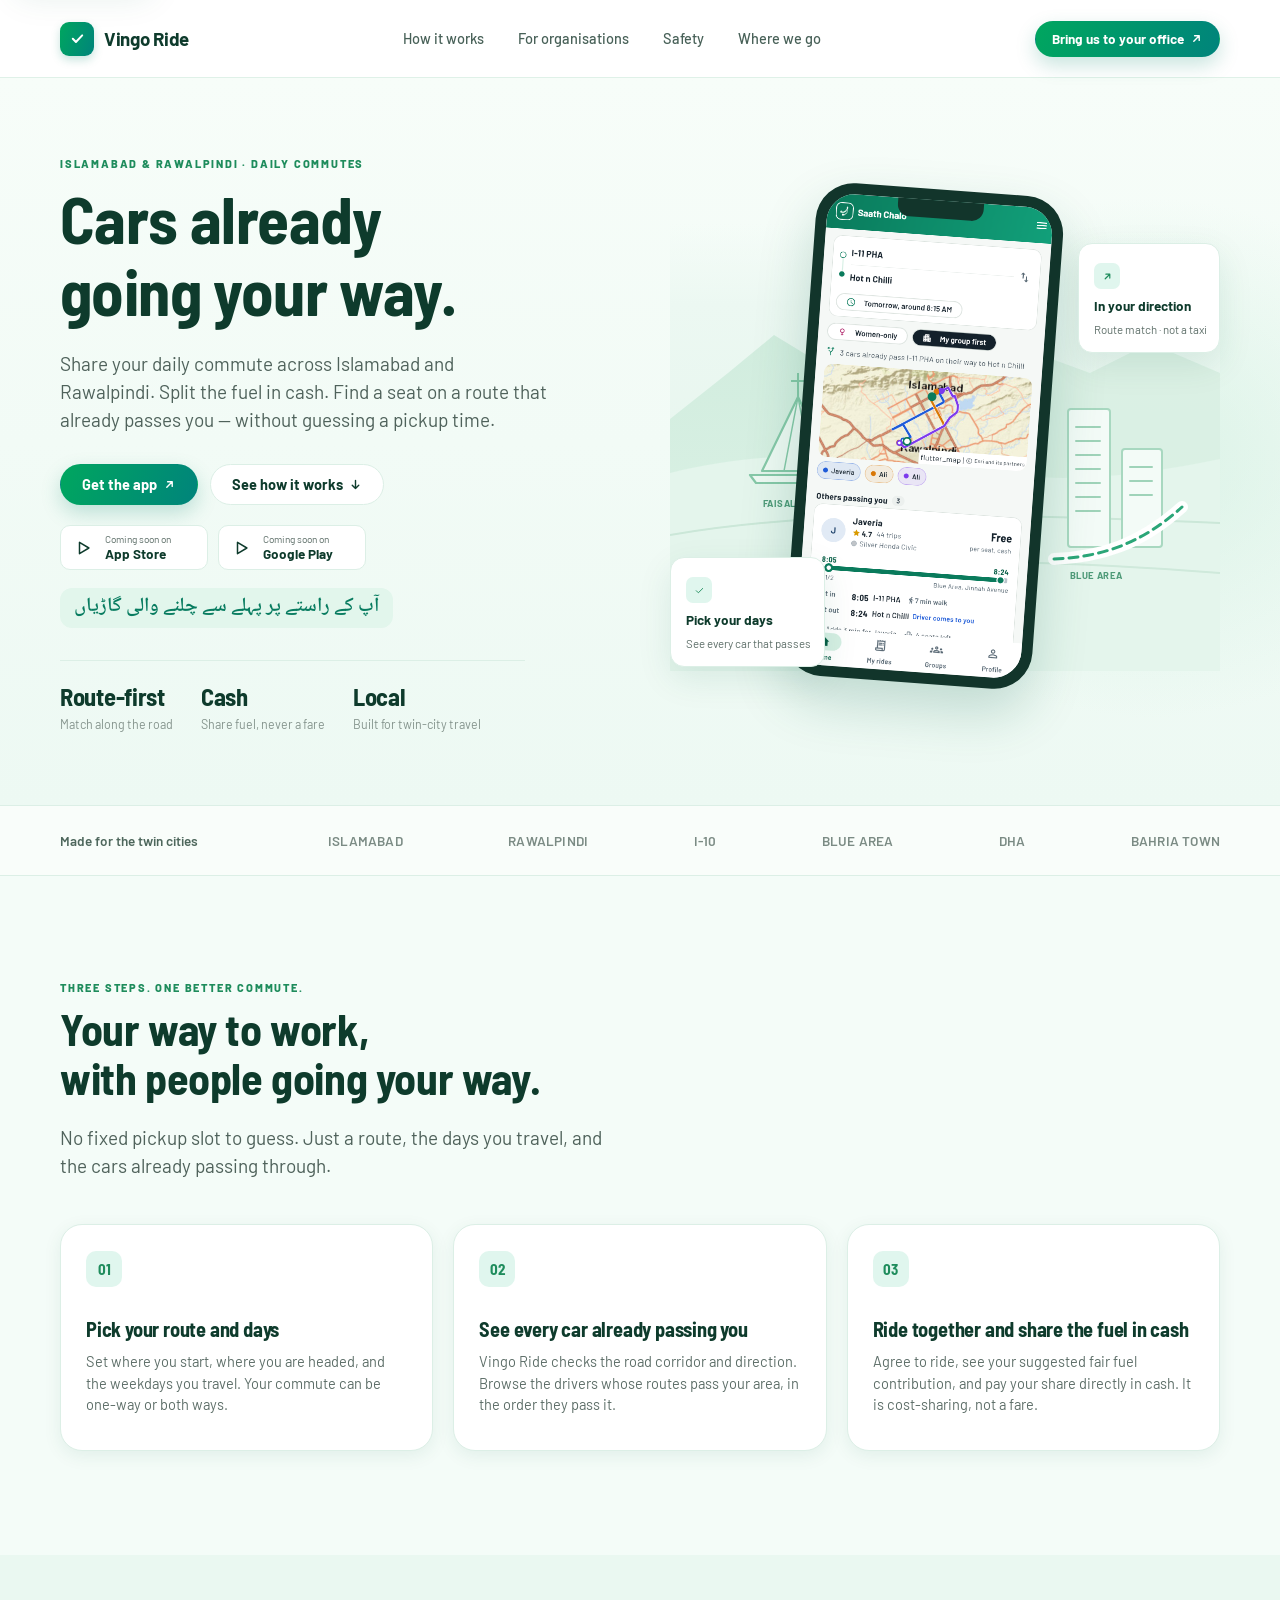
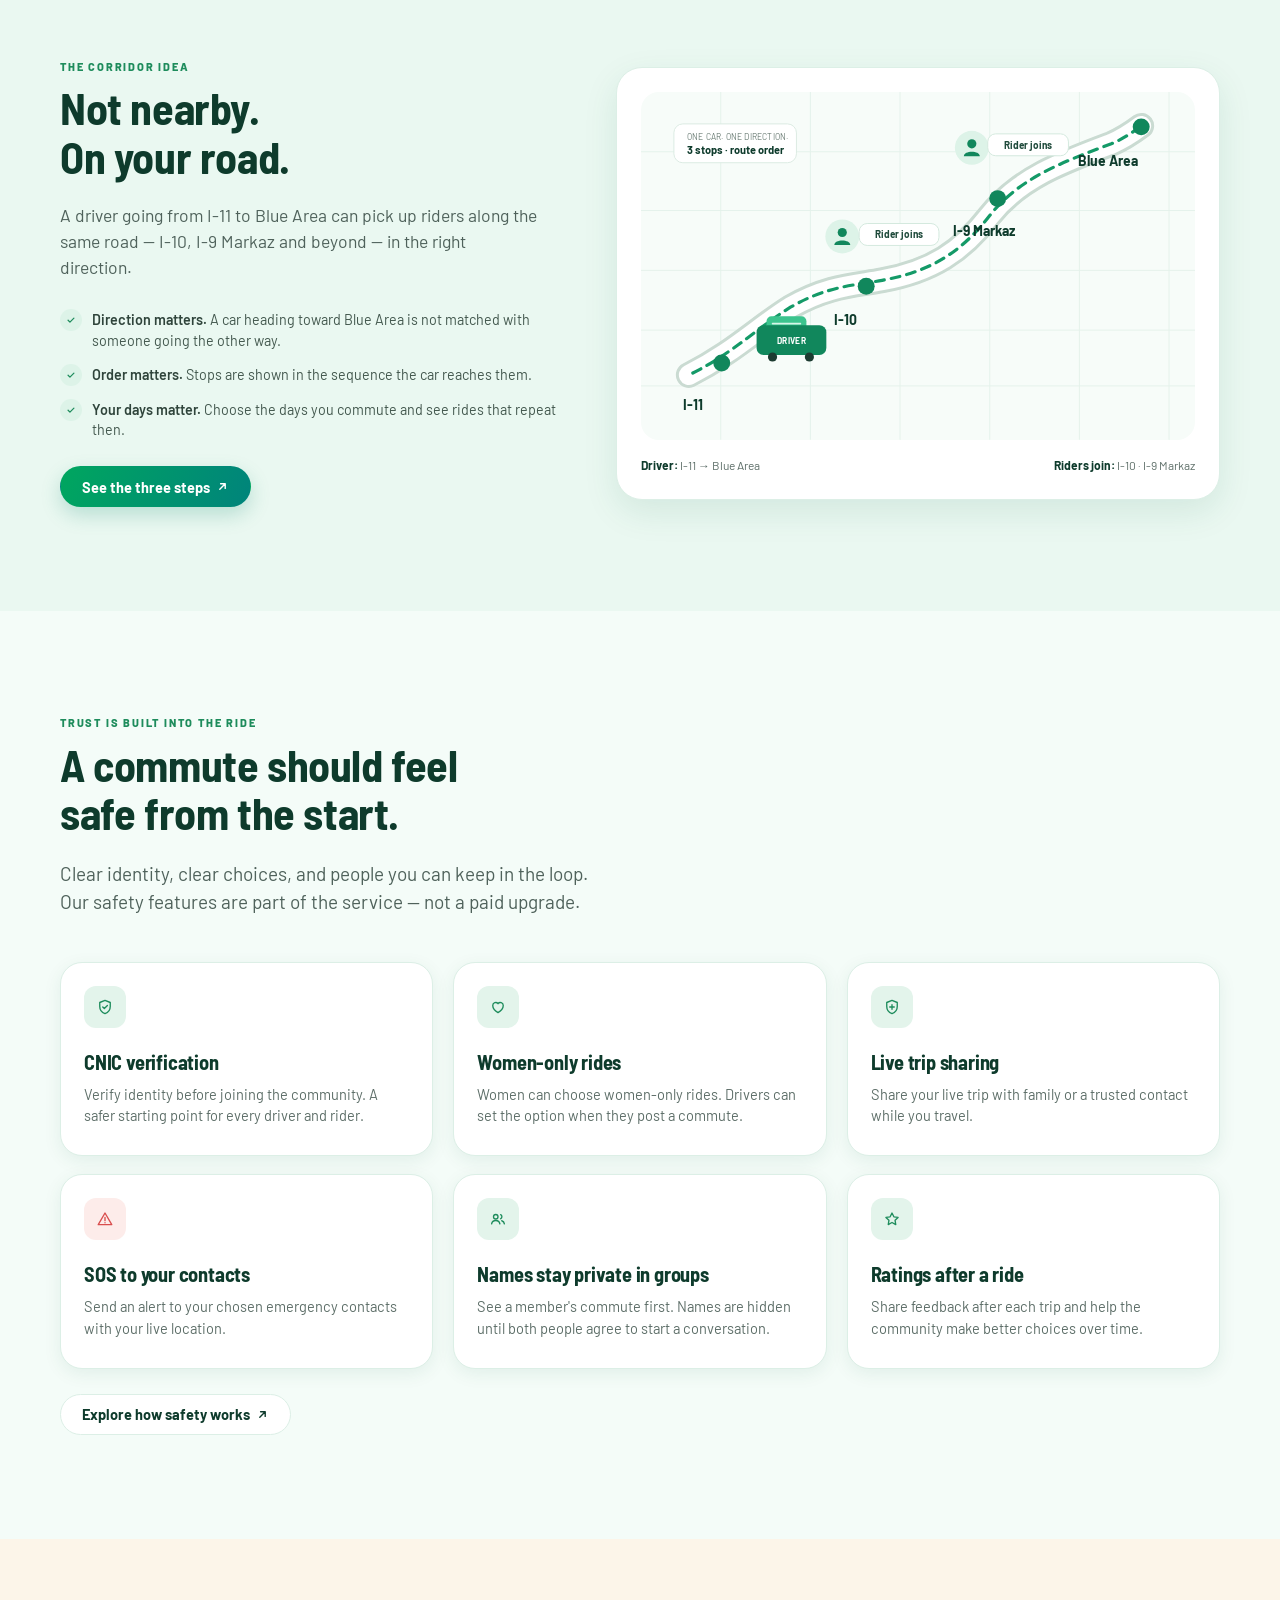
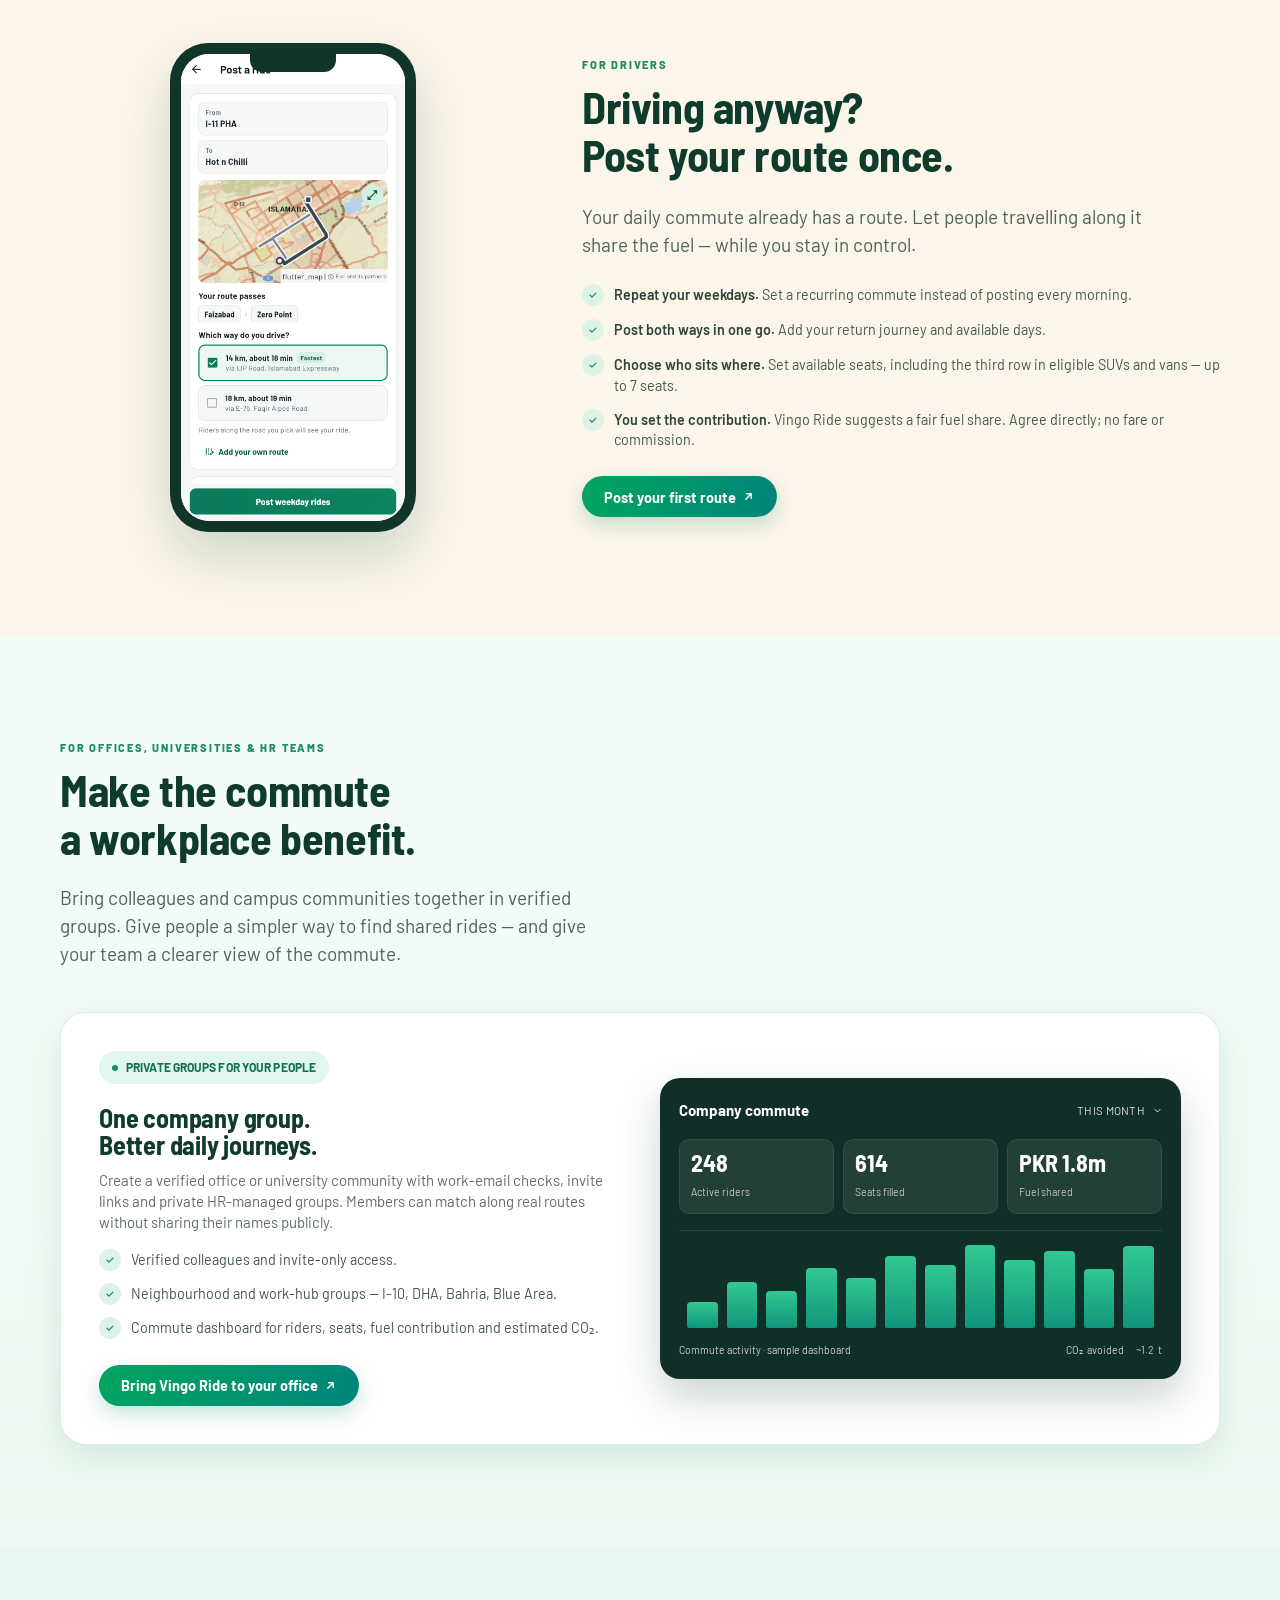
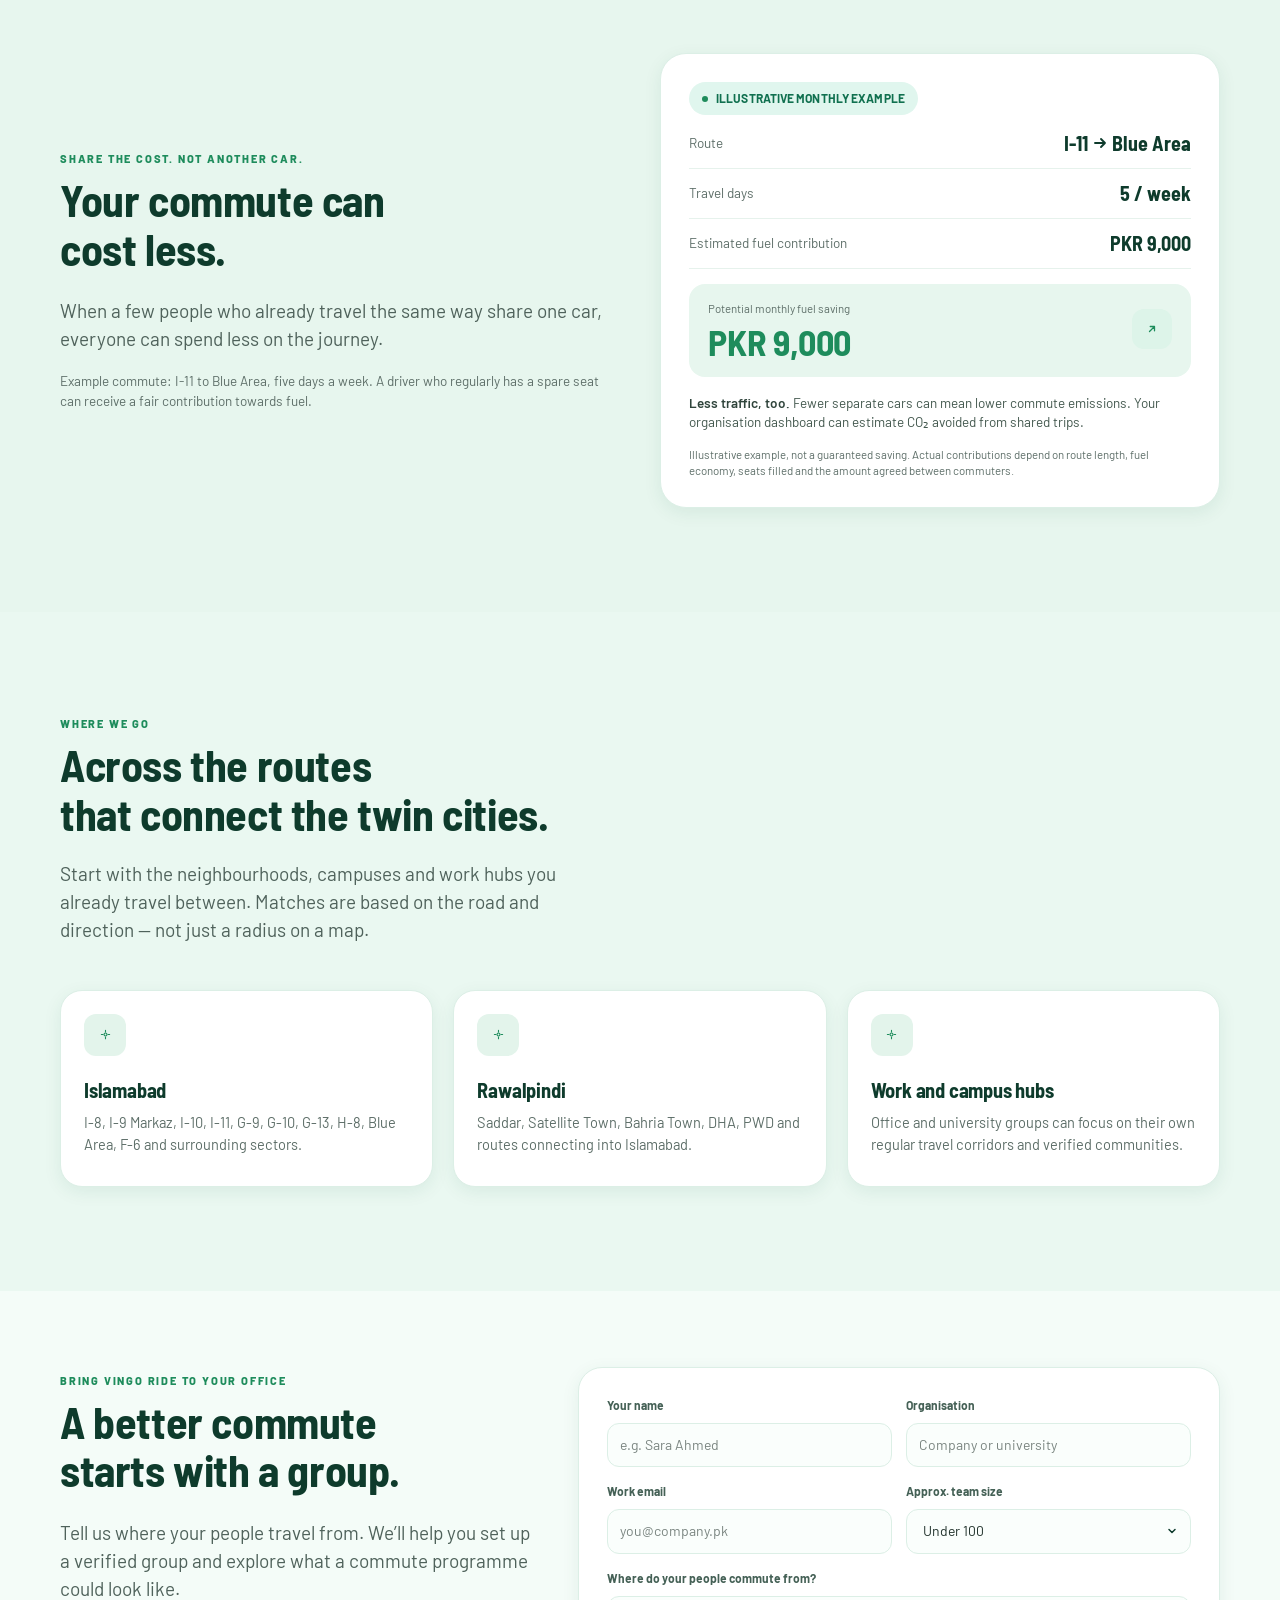
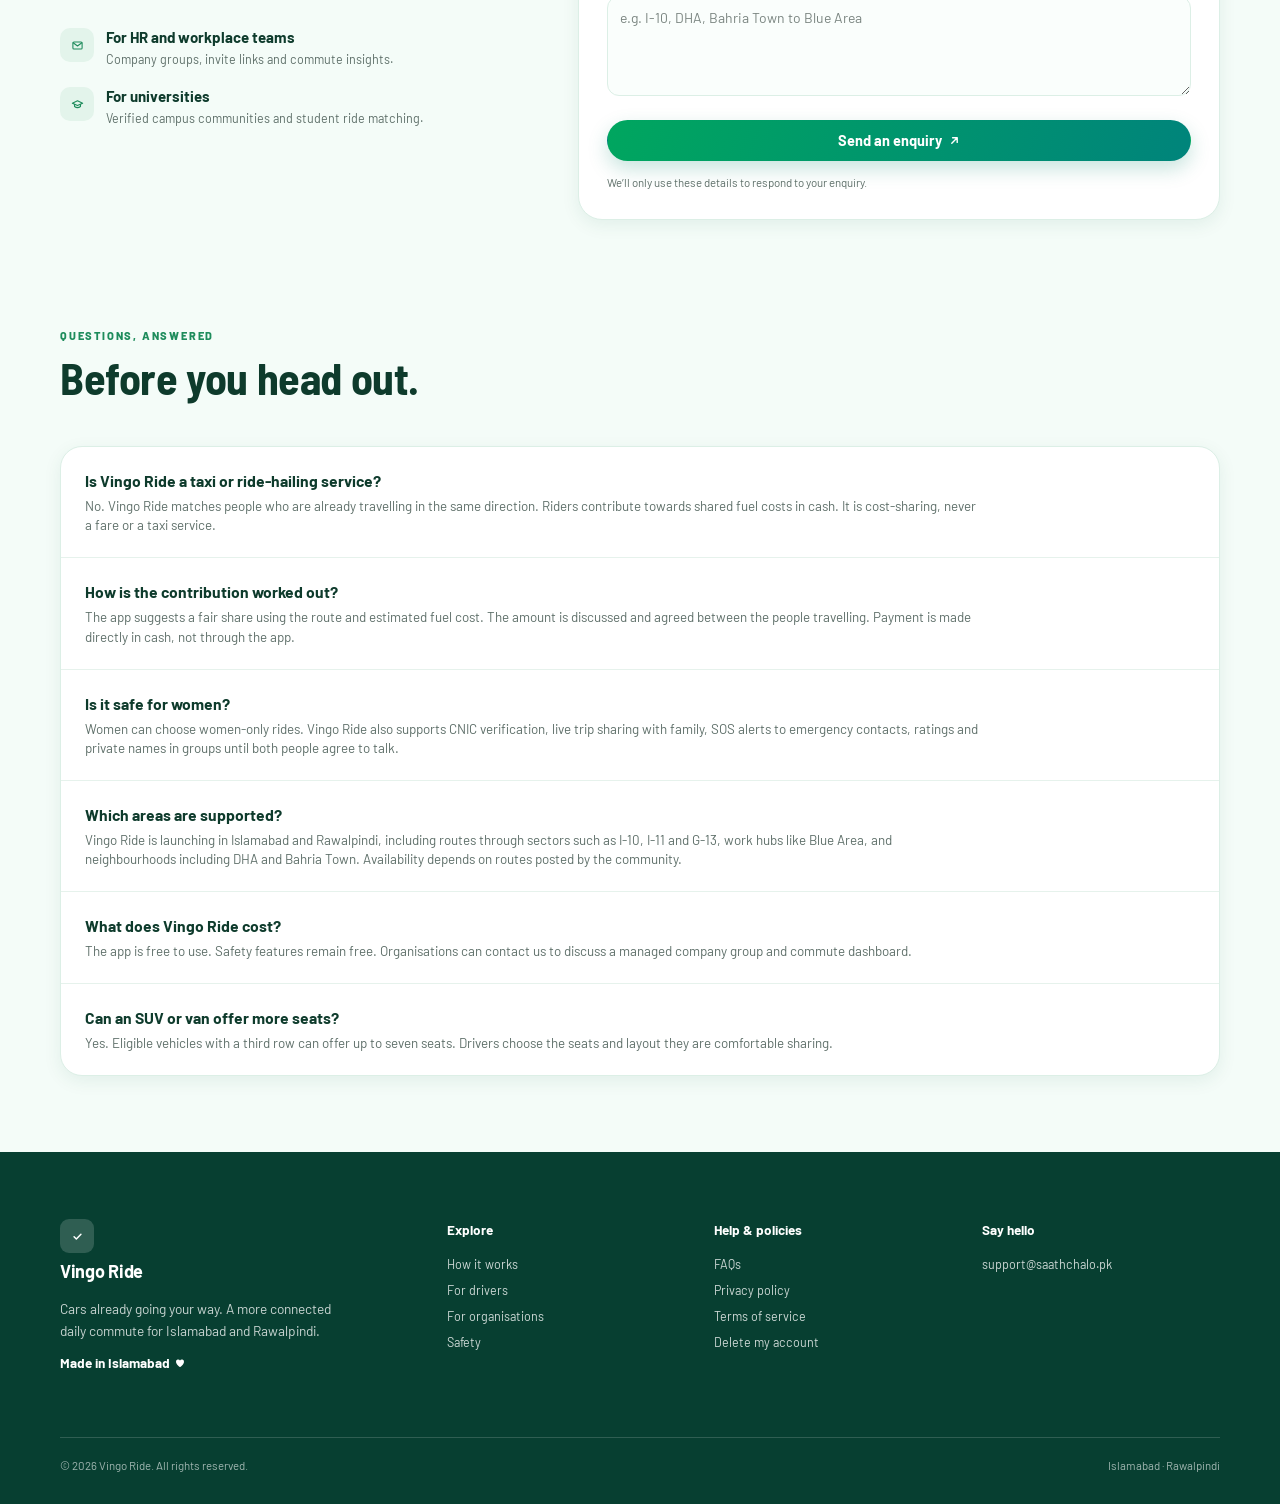
<file: public/index.html>
<!doctype html>
<html lang="en">
<head>
<meta charset="utf-8">
<meta name="viewport" content="width=device-width, initial-scale=1">
<title>Vingo Ride — Cars already going your way | Islamabad &amp; Rawalpindi carpooling</title>
<meta name="description" content="Share your daily commute across Islamabad and Rawalpindi. Route-corridor matching, verified groups, and fuel shared in cash — never a fare.">
<meta name="theme-color" content="#F4FCF8">
<link rel="icon" type="image/png" href="favicon.png">
<link rel="preconnect" href="https://fonts.googleapis.com">
<link rel="preconnect" href="https://fonts.gstatic.com" crossorigin>
<link href="https://fonts.googleapis.com/css2?family=Barlow:wght@400;500;600;700;800&family=Barlow+Semi+Condensed:wght@500;600;700&family=Noto+Naskh+Arabic:wght@600&display=swap" rel="stylesheet">
<link rel="stylesheet" href="css/site.css">
</head>
<body>
<a class="skip-link" href="#main">Skip to content</a>

<svg hidden aria-hidden="true">
  <symbol id="i-brand" viewBox="0 0 24 24"><path d="M4.5 12.5 9.5 17.5 19.5 7" fill="none" stroke="#fff" stroke-width="3.2" stroke-linecap="round" stroke-linejoin="round"/></symbol>
  <symbol id="i-check" viewBox="0 0 24 24"><path d="M5 12.5 9.5 17 19 7.5" fill="none" stroke="currentColor" stroke-width="3" stroke-linecap="round" stroke-linejoin="round"/></symbol>
  <symbol id="i-check-thin" viewBox="0 0 24 24"><path d="M5 12.5 9.5 17 19 7.5" fill="none" stroke="currentColor" stroke-width="2" stroke-linecap="round" stroke-linejoin="round"/></symbol>
  <symbol id="i-arrow-ur" viewBox="0 0 24 24"><path d="M7 17 17 7M8.5 7H17v8.5" fill="none" stroke="currentColor" stroke-width="2.6" stroke-linecap="round" stroke-linejoin="round"/></symbol>
  <symbol id="i-arrow-down" viewBox="0 0 24 24"><path d="M12 4.5v15M6 13.5l6 6 6-6" fill="none" stroke="currentColor" stroke-width="2.6" stroke-linecap="round" stroke-linejoin="round"/></symbol>
  <symbol id="i-arrow-right" viewBox="0 0 24 24"><path d="M4.5 12h15M13.5 6l6 6-6 6" fill="none" stroke="currentColor" stroke-width="2.8" stroke-linecap="round" stroke-linejoin="round"/></symbol>
  <symbol id="i-chevron" viewBox="0 0 24 24"><path d="m5 9 7 7 7-7" fill="none" stroke="currentColor" stroke-width="2.6" stroke-linecap="round" stroke-linejoin="round"/></symbol>
  <symbol id="i-menu" viewBox="0 0 24 24"><path d="M4 7h16M4 12h16M4 17h16" fill="none" stroke="currentColor" stroke-width="2" stroke-linecap="round"/></symbol>
  <symbol id="i-shield-check" viewBox="0 0 24 24"><g fill="none" stroke="currentColor" stroke-width="1.8" stroke-linecap="round" stroke-linejoin="round"><path d="M12 3.2 19 6v5.2c0 4.4-2.9 8-7 9.6-4.1-1.6-7-5.2-7-9.6V6l7-2.8Z"/><path d="m9 12 2.1 2.1L15.2 10"/></g></symbol>
  <symbol id="i-heart" viewBox="0 0 24 24"><path d="M12 19.5s-7-4.3-7-9.6A3.9 3.9 0 0 1 12 7.6a3.9 3.9 0 0 1 7 2.3c0 5.3-7 9.6-7 9.6Z" fill="none" stroke="currentColor" stroke-width="1.8" stroke-linejoin="round"/></symbol>
  <symbol id="i-shield-plus" viewBox="0 0 24 24"><g fill="none" stroke="currentColor" stroke-width="1.8" stroke-linecap="round" stroke-linejoin="round"><path d="M12 3.2 19 6v5.2c0 4.4-2.9 8-7 9.6-4.1-1.6-7-5.2-7-9.6V6l7-2.8Z"/><path d="M12 9v6M9 12h6"/></g></symbol>
  <symbol id="i-alert" viewBox="0 0 24 24"><g fill="none" stroke="currentColor" stroke-width="1.8" stroke-linecap="round" stroke-linejoin="round"><path d="M12 4 21 19.5H3L12 4Z"/><path d="M12 10v4.2M12 17h.01"/></g></symbol>
  <symbol id="i-users" viewBox="0 0 24 24"><g fill="none" stroke="currentColor" stroke-width="1.8" stroke-linecap="round" stroke-linejoin="round"><circle cx="9" cy="9" r="3"/><path d="M3.5 18.5c.5-2.8 2.7-4.5 5.5-4.5s5 1.7 5.5 4.5"/><path d="M15.5 6.3a3 3 0 0 1 0 5.4M17 14.3c2 .5 3.2 2 3.5 4.2"/></g></symbol>
  <symbol id="i-star" viewBox="0 0 24 24"><path d="m12 4 2.5 5.1 5.6.8-4 3.9.9 5.6-5-2.7-5 2.7.9-5.6-4-3.9 5.6-.8L12 4Z" fill="none" stroke="currentColor" stroke-width="1.8" stroke-linejoin="round"/></symbol>
  <symbol id="i-pin" viewBox="0 0 24 24"><g fill="none" stroke="currentColor" stroke-width="2.4" stroke-linecap="round"><circle cx="12" cy="12" r="3.2"/><path d="M12 3v3.5M12 17.5V21M3 12h3.5M17.5 12H21"/></g></symbol>
  <symbol id="i-mail" viewBox="0 0 24 24"><g fill="none" stroke="currentColor" stroke-width="2" stroke-linecap="round" stroke-linejoin="round"><rect x="3.5" y="5.5" width="17" height="13" rx="2"/><path d="m4 7 8 6 8-6"/></g></symbol>
  <symbol id="i-cap" viewBox="0 0 24 24"><g fill="none" stroke="currentColor" stroke-width="2" stroke-linecap="round" stroke-linejoin="round"><path d="M2.5 9.5 12 5l9.5 4.5L12 14 2.5 9.5Z"/><path d="M6.5 11.5v4.3c3.2 2.3 7.8 2.3 11 0v-4.3"/></g></symbol>
  <symbol id="i-heart-fill" viewBox="0 0 24 24"><path d="M12 20s-8-4.8-8-10.7A4.3 4.3 0 0 1 12 7a4.3 4.3 0 0 1 8 2.3C20 15.2 12 20 12 20Z" fill="currentColor"/></symbol>
</svg>

<header class="site-header">
  <div class="container header-row">
    <a class="brand" href="index.html" aria-label="Vingo Ride home">
      <span class="brand-mark"><svg aria-hidden="true"><use href="#i-brand"/></svg></span>
      <span class="brand-name">Vingo Ride</span>
    </a>
    <nav class="nav-links" aria-label="Main">
      <a href="#how" data-requires="home_how_it_works">How it works</a>
      <a href="organisations.html">For organisations</a>
      <a href="safety.html">Safety</a>
      <a href="#areas" data-requires="home_areas">Where we go</a>
    </nav>
    <a class="btn btn-primary header-cta" href="#enquiry" data-requires="home_enquiry" data-fallback="mail">Bring us to your office <svg aria-hidden="true"><use href="#i-arrow-ur"/></svg></a>
    <button class="menu-toggle" type="button" aria-expanded="false" aria-controls="mobile-menu" aria-label="Open menu"><svg aria-hidden="true"><use href="#i-menu"/></svg></button>
  </div>
  <div class="mobile-menu" id="mobile-menu" hidden>
    <div class="container">
      <ul>
        <li><a href="#how" data-requires="home_how_it_works">How it works</a></li>
        <li><a href="organisations.html">For organisations</a></li>
        <li><a href="safety.html">Safety</a></li>
        <li><a href="#areas" data-requires="home_areas">Where we go</a></li>
      </ul>
      <a class="btn btn-primary" href="#enquiry" data-requires="home_enquiry" data-fallback="mail">Bring us to your office <svg aria-hidden="true"><use href="#i-arrow-ur"/></svg></a>
    </div>
  </div>
</header>

<main id="main">

<!-- Hero: always shown -->
<section class="hero home-hero" aria-labelledby="hero-title">
  <div class="container hero-grid">
    <div class="hero-copy">
      <p class="eyebrow">Islamabad &amp; Rawalpindi · Daily commutes</p>
      <h1 class="h1" id="hero-title">Cars already<br>going your way.</h1>
      <p class="lead">Share your daily commute across Islamabad and Rawalpindi. Split the fuel in cash. Find a seat on a route that already passes you — without guessing a pickup time.</p>
      <div class="hero-ctas">
        <a class="btn btn-primary" href="#get-app" data-get-app>Get the app <svg aria-hidden="true"><use href="#i-arrow-ur"/></svg></a>
        <a class="btn btn-secondary" href="#how" data-requires="home_how_it_works">See how it works <svg aria-hidden="true"><use href="#i-arrow-down"/></svg></a>
      </div>
      <div class="store-badges" id="get-app" data-store-badges></div>
      <p class="urdu-line" lang="ur" dir="rtl">آپ کے راستے پر پہلے سے چلنے والی گاڑیاں</p>
      <dl class="proof">
        <div><dt>Route-first</dt><dd>Match along the road</dd></div>
        <div><dt>Cash</dt><dd>Share fuel, never a fare</dd></div>
        <div><dt>Local</dt><dd>Built for twin-city travel</dd></div>
      </dl>
    </div>

    <div class="hero-visual">
      <div class="hero-scene" aria-hidden="true">
        <svg viewBox="0 0 550 448" preserveAspectRatio="xMidYMid slice">
          <defs>
            <linearGradient id="scene-bg" x1="0" y1="0" x2="0" y2="1">
              <stop offset="0" stop-color="#EEF9F3" stop-opacity="0"/>
              <stop offset="0.18" stop-color="#ECF8F2"/>
              <stop offset="1" stop-color="#E2F4EA"/>
            </linearGradient>
            <linearGradient id="hill-a" x1="0" y1="0" x2="0" y2="1">
              <stop offset="0" stop-color="#CDEBDB"/>
              <stop offset="1" stop-color="#DDF2E7"/>
            </linearGradient>
          </defs>
          <rect x="0" y="0" width="550" height="448" fill="url(#scene-bg)"/>
          <!-- Margalla hills -->
          <path d="M0 196 L58 150 L104 112 L150 140 L196 118 L250 160 L300 200 L300 448 L0 448 Z" fill="url(#hill-a)" opacity="0.85"/>
          <path d="M260 200 L360 128 L420 150 L480 120 L550 150 L550 448 L260 448 Z" fill="#D7EFE2" opacity="0.8"/>
          <path d="M0 250 C120 220 220 236 320 250 C410 262 480 250 550 236 L550 448 L0 448 Z" fill="#E4F5EC"/>
          <!-- Faisal Mosque -->
          <g fill="none" stroke="#86C8A8" stroke-width="2.2" stroke-linejoin="round">
            <path d="M128 174 L92 248 L164 248 Z" fill="#EEF9F3"/>
            <path d="M128 174 L114 248 M128 174 L142 248" stroke-width="1.4"/>
            <path d="M128 150 V176 M121 158 H135" stroke-width="2"/>
            <path d="M80 252 H178 L172 260 H86 Z" fill="#EEF9F3"/>
          </g>
          <text x="93" y="284" font-family="Barlow, Arial, sans-serif" font-size="9.5" font-weight="700" letter-spacing="0.4" fill="#4E9A78">FAISAL MOSQUE</text>
          <!-- Roads -->
          <path d="M0 312 C150 286 320 290 550 300" fill="none" stroke="#CBE7D8" stroke-width="2"/>
          <path d="M0 360 C170 330 360 336 550 350" fill="none" stroke="#CFE9DB" stroke-width="2"/>
          <!-- Blue Area towers -->
          <g stroke="#A8D8C0" stroke-width="2" fill="#F3FBF7">
            <rect x="398" y="186" width="42" height="138" rx="3"/>
            <rect x="452" y="226" width="40" height="98" rx="3"/>
          </g>
          <g stroke="#9FD3B9" stroke-width="2" stroke-linecap="round">
            <path d="M406 204 H430 M406 218 H430 M406 232 H430 M406 246 H430 M406 260 H430 M406 274 H430 M406 288 H430"/>
            <path d="M460 244 H482 M460 258 H482 M460 272 H482"/>
          </g>
          <!-- Route into Blue Area -->
          <path d="M384 336 C430 334 470 322 512 284" fill="none" stroke="#FFFFFF" stroke-width="12" stroke-linecap="round"/>
          <path d="M384 336 C430 334 470 322 512 284" fill="none" stroke="#2BA678" stroke-width="3" stroke-dasharray="9 6" stroke-linecap="round"/>
          <text x="400" y="356" font-family="Barlow, Arial, sans-serif" font-size="9.5" font-weight="700" letter-spacing="0.4" fill="#4E9A78">BLUE AREA</text>
        </svg>
      </div>

      <div class="hero-phone">
        <div class="phone">
          <div class="phone-screen"><img src="assets/screens/route-map.png" width="824" height="1720" alt="The Vingo Ride app's search results: three cars already pass I-11 PHA on their way to the destination, drawn as colour-coded routes on a map of Islamabad and Rawalpindi"></div>
        </div>
      </div>

      <div class="float-card fc-direction">
        <span class="fc-icon" aria-hidden="true"><svg><use href="#i-arrow-ur"/></svg></span>
        <strong>In your direction</strong>
        <span>Route match · not a taxi</span>
      </div>
      <div class="float-card fc-days">
        <span class="fc-icon" aria-hidden="true"><svg><use href="#i-check-thin"/></svg></span>
        <strong>Pick your days</strong>
        <span>See every car that passes</span>
      </div>
    </div>
  </div>
</section>

<!-- home_twin_city -->
<section class="city-strip" id="cities" data-section="home_twin_city" aria-label="Made for the twin cities">
  <div class="container">
    <p class="strip-label">Made for the twin cities</p>
    <ul>
      <li>Islamabad</li><li>Rawalpindi</li><li>I-10</li><li>Blue Area</li><li>DHA</li><li>Bahria Town</li>
    </ul>
  </div>
</section>

<!-- home_how_it_works -->
<section class="section bg-base how" id="how" data-section="home_how_it_works" aria-labelledby="how-title">
  <div class="container">
    <div class="section-head">
      <p class="eyebrow">Three steps. One better commute.</p>
      <h2 class="h2" id="how-title">Your way to work,<br>with people going your way.</h2>
      <p class="lead">No fixed pickup slot to guess. Just a route, the days you travel, and the cars already passing through.</p>
    </div>
    <ol class="grid-3">
      <li class="card step-card">
        <span class="num-badge" aria-hidden="true">01</span>
        <h3 class="card-title">Pick your route and days</h3>
        <p>Set where you start, where you are headed, and the weekdays you travel. Your commute can be one-way or both ways.</p>
      </li>
      <li class="card step-card">
        <span class="num-badge" aria-hidden="true">02</span>
        <h3 class="card-title">See every car already passing you</h3>
        <p>Vingo Ride checks the road corridor and direction. Browse the drivers whose routes pass your area, in the order they pass it.</p>
      </li>
      <li class="card step-card">
        <span class="num-badge" aria-hidden="true">03</span>
        <h3 class="card-title">Ride together and share the fuel in cash</h3>
        <p>Agree to ride, see your suggested fair fuel contribution, and pay your share directly in cash. It is cost-sharing, not a fare.</p>
      </li>
    </ol>
  </div>
</section>

<!-- home_corridor -->
<section class="section bg-tint corridor" id="corridor" data-section="home_corridor" aria-labelledby="corridor-title">
  <div class="container split">
    <div>
      <p class="eyebrow">The corridor idea</p>
      <h2 class="h2" id="corridor-title">Not nearby.<br>On your road.</h2>
      <p class="lead">A driver going from I-11 to Blue Area can pick up riders along the same road — I-10, I-9 Markaz and beyond — in the right direction.</p>
      <ul class="check-list">
        <li><span class="check-dot" aria-hidden="true"><svg><use href="#i-check"/></svg></span><span><b>Direction matters.</b> A car heading toward Blue Area is not matched with someone going the other way.</span></li>
        <li><span class="check-dot" aria-hidden="true"><svg><use href="#i-check"/></svg></span><span><b>Order matters.</b> Stops are shown in the sequence the car reaches them.</span></li>
        <li><span class="check-dot" aria-hidden="true"><svg><use href="#i-check"/></svg></span><span><b>Your days matter.</b> Choose the days you commute and see rides that repeat then.</span></li>
      </ul>
      <a class="btn btn-primary" href="#how" data-requires="home_how_it_works">See the three steps <svg aria-hidden="true"><use href="#i-arrow-ur"/></svg></a>
    </div>

    <figure class="card corridor-card">
      <div class="corridor-map">
        <svg viewBox="0 0 556 349" role="img" aria-labelledby="corridor-svg-title corridor-svg-desc">
          <title id="corridor-svg-title">One road, one direction: I-11 to Blue Area</title>
          <desc id="corridor-svg-desc">A driver's route runs from I-11 through I-10 and I-9 Markaz to Blue Area. Riders join at I-10 and I-9 Markaz, in the order the car reaches them.</desc>
          <g stroke="#E5F2EB" stroke-width="1">
            <path d="M80 0V349M170 0V349M260 0V349M350 0V349M440 0V349M530 0V349"/>
            <path d="M0 60H556M0 119H556M0 179H556M0 239H556M0 295H556"/>
          </g>
          <path id="corridor-road" d="M48 284 C92 262 118 236 150 216 C188 194 216 194 242 189 C292 180 322 160 350 124 C380 86 424 70 472 52 C486 46 494 40 502 34" fill="none" stroke="#CADBD2" stroke-width="26" stroke-linecap="round"/>
          <path d="M48 284 C92 262 118 236 150 216 C188 194 216 194 242 189 C292 180 322 160 350 124 C380 86 424 70 472 52 C486 46 494 40 502 34" fill="none" stroke="#FFFFFF" stroke-width="20" stroke-linecap="round"/>
          <path d="M52 282 C92 262 118 236 150 216 C188 194 216 194 242 189 C292 180 322 160 350 124 C380 86 424 70 472 52 C486 46 494 40 502 34" fill="none" stroke="#159A68" stroke-width="3.2" stroke-dasharray="9 7" stroke-linecap="round"/>
          <g fill="#11875C">
            <circle cx="81" cy="272" r="8.5"/>
            <circle cx="226" cy="195" r="8.5"/>
            <circle cx="358" cy="107" r="8.5"/>
            <circle cx="502" cy="35" r="8.5"/>
          </g>
          <!-- driver car -->
          <g transform="translate(116 225)">
            <rect x="10" y="0" width="40" height="15" rx="5" fill="#3CC48E"/>
            <rect x="0" y="9" width="70" height="30" rx="7" fill="#11875C"/>
            <path d="M16 7.5 H44" stroke="#D8F5E8" stroke-width="1.6" stroke-linecap="round"/>
            <circle cx="16" cy="41" r="4.6" fill="#1D3B31"/>
            <circle cx="53" cy="41" r="4.6" fill="#1D3B31"/>
            <text x="35" y="28" text-anchor="middle" font-family="Barlow, Arial, sans-serif" font-size="8.5" font-weight="700" fill="#FFFFFF" letter-spacing="0.3">DRIVER</text>
          </g>
          <!-- rider 1 joins at I-10 -->
          <g transform="translate(202 145)">
            <circle r="17" fill="#DDF3E8"/>
            <circle cy="-4" r="4.6" fill="#11875C"/>
            <path d="M-8 8.5 C-8 2.5 8 2.5 8 8.5 Z" fill="#11875C"/>
          </g>
          <rect x="219" y="132" width="80" height="22" rx="8" fill="#FFFFFF" stroke="#D4E9DE"/>
          <text x="259" y="147" text-anchor="middle" font-family="Barlow, Arial, sans-serif" font-size="10" font-weight="700" fill="#1F4A3B">Rider joins</text>
          <!-- rider 2 joins at I-9 Markaz -->
          <g transform="translate(332 56)">
            <circle r="17" fill="#DDF3E8"/>
            <circle cy="-4" r="4.6" fill="#11875C"/>
            <path d="M-8 8.5 C-8 2.5 8 2.5 8 8.5 Z" fill="#11875C"/>
          </g>
          <rect x="348" y="42" width="81" height="22" rx="8" fill="#FFFFFF" stroke="#D4E9DE"/>
          <text x="388" y="57" text-anchor="middle" font-family="Barlow, Arial, sans-serif" font-size="10" font-weight="700" fill="#1F4A3B">Rider joins</text>
          <!-- labels -->
          <g font-family="Barlow, Arial, sans-serif" font-weight="700" fill="#0E3B2C" font-size="14">
            <text x="42" y="319">I-11</text>
            <text x="194" y="234">I-10</text>
            <text x="313" y="145">I-9 Markaz</text>
            <text x="439" y="74">Blue Area</text>
          </g>
          <!-- one car, one direction -->
          <rect x="33" y="32" width="123" height="39" rx="9" fill="#FFFFFF" stroke="#DCEBE3"/>
          <text x="46" y="48" font-family="Barlow, Arial, sans-serif" font-size="8.5" fill="#6A7C74" letter-spacing="0.2">ONE CAR. ONE DIRECTION.</text>
          <text x="46" y="62" font-family="Barlow, Arial, sans-serif" font-size="11" font-weight="700" fill="#0E3B2C">3 stops · route order</text>
        </svg>
      </div>
      <figcaption class="corridor-legend">
        <span><b>Driver:</b> I-11 → Blue Area</span>
        <span><b>Riders join:</b> I-10 · I-9 Markaz</span>
      </figcaption>
    </figure>
  </div>
</section>

<!-- home_safety -->
<section class="section bg-base home-safety" id="safety" data-section="home_safety" aria-labelledby="safety-title">
  <div class="container">
    <div class="section-head">
      <p class="eyebrow">Trust is built into the ride</p>
      <h2 class="h2" id="safety-title">A commute should feel<br>safe from the start.</h2>
      <p class="lead">Clear identity, clear choices, and people you can keep in the loop. Our safety features are part of the service — not a paid upgrade.</p>
    </div>
    <ul class="grid-3">
      <li class="card feature-card">
        <span class="icon-bubble" aria-hidden="true"><svg><use href="#i-shield-check"/></svg></span>
        <h3 class="card-title">CNIC verification</h3>
        <p>Verify identity before joining the community. A safer starting point for every driver and rider.</p>
      </li>
      <li class="card feature-card">
        <span class="icon-bubble" aria-hidden="true"><svg><use href="#i-heart"/></svg></span>
        <h3 class="card-title">Women-only rides</h3>
        <p>Women can choose women-only rides. Drivers can set the option when they post a commute.</p>
      </li>
      <li class="card feature-card">
        <span class="icon-bubble" aria-hidden="true"><svg><use href="#i-shield-plus"/></svg></span>
        <h3 class="card-title">Live trip sharing</h3>
        <p>Share your live trip with family or a trusted contact while you travel.</p>
      </li>
      <li class="card feature-card">
        <span class="icon-bubble sos" aria-hidden="true"><svg><use href="#i-alert"/></svg></span>
        <h3 class="card-title">SOS to your contacts</h3>
        <p>Send an alert to your chosen emergency contacts with your live location.</p>
      </li>
      <li class="card feature-card">
        <span class="icon-bubble" aria-hidden="true"><svg><use href="#i-users"/></svg></span>
        <h3 class="card-title">Names stay private in groups</h3>
        <p>See a member's commute first. Names are hidden until both people agree to start a conversation.</p>
      </li>
      <li class="card feature-card">
        <span class="icon-bubble" aria-hidden="true"><svg><use href="#i-star"/></svg></span>
        <h3 class="card-title">Ratings after a ride</h3>
        <p>Share feedback after each trip and help the community make better choices over time.</p>
      </li>
    </ul>
    <div class="after-grid">
      <a class="btn btn-secondary" href="safety.html">Explore how safety works <svg aria-hidden="true"><use href="#i-arrow-ur"/></svg></a>
    </div>
  </div>
</section>

<!-- home_drivers -->
<section class="section bg-cream drivers" id="drivers" data-section="home_drivers" aria-labelledby="drivers-title">
  <div class="container split">
    <div class="phone-wrap">
      <div class="phone">
        <div class="phone-screen"><img src="assets/screens/post-ride.png" width="824" height="1720" alt="The Vingo Ride app's Post a ride screen: from I-11 PHA, a map of the route, the roads it passes, a choice between two real routes, and a Post weekday rides button"></div>
      </div>
    </div>
    <div>
      <p class="eyebrow">For drivers</p>
      <h2 class="h2" id="drivers-title">Driving anyway?<br>Post your route once.</h2>
      <p class="lead">Your daily commute already has a route. Let people travelling along it share the fuel — while you stay in control.</p>
      <ul class="check-list">
        <li><span class="check-dot" aria-hidden="true"><svg><use href="#i-check"/></svg></span><span><b>Repeat your weekdays.</b> Set a recurring commute instead of posting every morning.</span></li>
        <li><span class="check-dot" aria-hidden="true"><svg><use href="#i-check"/></svg></span><span><b>Post both ways in one go.</b> Add your return journey and available days.</span></li>
        <li><span class="check-dot" aria-hidden="true"><svg><use href="#i-check"/></svg></span><span><b>Choose who sits where.</b> Set available seats, including the third row in eligible SUVs and vans — up to 7 seats.</span></li>
        <li><span class="check-dot" aria-hidden="true"><svg><use href="#i-check"/></svg></span><span><b>You set the contribution.</b> Vingo Ride suggests a fair fuel share. Agree directly; no fare or commission.</span></li>
      </ul>
      <a class="btn btn-primary" href="#get-app" data-get-app>Post your first route <svg aria-hidden="true"><use href="#i-arrow-ur"/></svg></a>
    </div>
  </div>
</section>

<!-- home_organisations -->
<section class="section bg-org org-teaser" id="organisations" data-section="home_organisations" aria-labelledby="org-title">
  <div class="container">
    <div class="section-head">
      <p class="eyebrow">For offices, universities &amp; HR teams</p>
      <h2 class="h2" id="org-title">Make the commute<br>a workplace benefit.</h2>
      <p class="lead">Bring colleagues and campus communities together in verified groups. Give people a simpler way to find shared rides — and give your team a clearer view of the commute.</p>
    </div>
    <div class="card org-panel">
      <div>
        <p class="tag-pill">Private groups for your people</p>
        <h3 class="h3">One company group.<br>Better daily journeys.</h3>
        <p class="body-copy">Create a verified office or university community with work-email checks, invite links and private HR-managed groups. Members can match along real routes without sharing their names publicly.</p>
        <ul class="check-list">
          <li><span class="check-dot" aria-hidden="true"><svg><use href="#i-check"/></svg></span><span>Verified colleagues and invite-only access.</span></li>
          <li><span class="check-dot" aria-hidden="true"><svg><use href="#i-check"/></svg></span><span>Neighbourhood and work-hub groups — I-10, DHA, Bahria, Blue Area.</span></li>
          <li><span class="check-dot" aria-hidden="true"><svg><use href="#i-check"/></svg></span><span>Commute dashboard for riders, seats, fuel contribution and estimated CO₂.</span></li>
        </ul>
        <a class="btn btn-primary" href="organisations.html">Bring Vingo Ride to your office <svg aria-hidden="true"><use href="#i-arrow-ur"/></svg></a>
      </div>
      <figure class="dashboard" aria-label="Sample employer dashboard with illustrative figures: 248 active riders, 614 seats filled, PKR 1.8 million fuel shared, about 1.2 tonnes of CO₂ avoided this month">
        <div class="dash-head"><strong>Company commute</strong><span>This month <svg aria-hidden="true"><use href="#i-chevron"/></svg></span></div>
        <div class="dash-kpis" aria-hidden="true">
          <div class="dash-kpi"><span class="kpi">248</span><small>Active riders</small></div>
          <div class="dash-kpi"><span class="kpi">614</span><small>Seats filled</small></div>
          <div class="dash-kpi"><span class="kpi">PKR 1.8m</span><small>Fuel shared</small></div>
        </div>
        <div class="dash-chart" aria-hidden="true">
          <i style="height:32%"></i><i style="height:56%"></i><i style="height:45%"></i><i style="height:72%"></i><i style="height:61%"></i><i style="height:87%"></i><i style="height:76%"></i><i style="height:100%"></i><i style="height:82%"></i><i style="height:93%"></i><i style="height:71%"></i><i style="height:99%"></i>
        </div>
        <figcaption class="dash-foot"><span>Commute activity · sample dashboard</span><span>CO₂ avoided &nbsp; ~1.2 t</span></figcaption>
      </figure>
    </div>
  </div>
</section>

<!-- home_savings -->
<section class="section bg-tint-deep savings" id="savings" data-section="home_savings" aria-labelledby="savings-title">
  <div class="container split">
    <div>
      <p class="eyebrow">Share the cost. Not another car.</p>
      <h2 class="h2" id="savings-title">Your commute can<br>cost less.</h2>
      <p class="lead">When a few people who already travel the same way share one car, everyone can spend less on the journey.</p>
      <p class="small-note">Example commute: I-11 to Blue Area, five days a week. A driver who regularly has a spare seat can receive a fair contribution towards fuel.</p>
    </div>
    <div class="card calc-card">
      <p class="tag-pill">Illustrative monthly example</p>
      <dl class="calc-rows">
        <div class="calc-row"><dt>Route</dt><dd>I-11 <svg aria-hidden="true"><use href="#i-arrow-right"/></svg><span class="sr-only">to</span> Blue Area</dd></div>
        <div class="calc-row"><dt>Travel days</dt><dd>5 / week</dd></div>
        <div class="calc-row"><dt>Estimated fuel contribution</dt><dd>PKR 9,000</dd></div>
      </dl>
      <div class="calc-result">
        <div><small>Potential monthly fuel saving</small><span class="kpi">PKR 9,000</span></div>
        <span class="icon-bubble" aria-hidden="true"><svg><use href="#i-arrow-ur"/></svg></span>
      </div>
      <p class="calc-env"><b>Less traffic, too.</b> Fewer separate cars can mean lower commute emissions. Your organisation dashboard can estimate CO₂ avoided from shared trips.</p>
      <p class="small-note">Illustrative example, not a guaranteed saving. Actual contributions depend on route length, fuel economy, seats filled and the amount agreed between commuters.</p>
    </div>
  </div>
</section>

<!-- home_reviews: off by default (sample copy, not verified testimonials) -->
<section class="section bg-base stories" id="stories" data-section="home_reviews" aria-labelledby="stories-title" hidden>
  <div class="container">
    <div class="section-head">
      <p class="eyebrow">A better way to get there</p>
      <h2 class="h2" id="stories-title">Built around real<br>twin-city routines.</h2>
      <p class="lead">These sample stories show the kind of everyday commute Vingo Ride is designed to support.</p>
    </div>
    <div class="grid-3">
      <figure class="card story-card">
        <span class="q-mark" aria-hidden="true">“</span>
        <blockquote>I leave I-10 at the same time most weekdays. Finding someone already heading towards Blue Area makes much more sense than arranging a special pickup.</blockquote>
        <figcaption><span class="avatar" aria-hidden="true">AS</span><span><strong>Amina Shah</strong><span>Office commuter · I-10</span></span></figcaption>
      </figure>
      <figure class="card story-card">
        <span class="q-mark" aria-hidden="true">“</span>
        <blockquote>My route is the same every morning. I can post it once, add my return days, and decide how many seats I am comfortable offering.</blockquote>
        <figcaption><span class="avatar" aria-hidden="true">FM</span><span><strong>Farhan Malik</strong><span>Driver · Bahria Town</span></span></figcaption>
      </figure>
      <figure class="card story-card">
        <span class="q-mark" aria-hidden="true">“</span>
        <blockquote>A verified group for our campus would make it easier to find students travelling along the same corridor, especially for regular classes.</blockquote>
        <figcaption><span class="avatar" aria-hidden="true">HA</span><span><strong>Hira Ahmed</strong><span>University commuter · H-8</span></span></figcaption>
      </figure>
    </div>
    <p class="small-note">Illustrative launch copy, not verified testimonials. Replace with approved quotes from real pilot users before publishing.</p>
  </div>
</section>

<!-- home_areas -->
<section class="section bg-tint areas" id="areas" data-section="home_areas" aria-labelledby="areas-title">
  <div class="container">
    <div class="section-head">
      <p class="eyebrow">Where we go</p>
      <h2 class="h2" id="areas-title">Across the routes<br>that connect the twin cities.</h2>
      <p class="lead">Start with the neighbourhoods, campuses and work hubs you already travel between. Matches are based on the road and direction — not just a radius on a map.</p>
    </div>
    <ul class="grid-3">
      <li class="card area-card">
        <span class="icon-bubble small-icon" aria-hidden="true"><svg><use href="#i-pin"/></svg></span>
        <h3 class="card-title">Islamabad</h3>
        <p>I-8, I-9 Markaz, I-10, I-11, G-9, G-10, G-13, H-8, Blue Area, F-6 and surrounding sectors.</p>
      </li>
      <li class="card area-card">
        <span class="icon-bubble small-icon" aria-hidden="true"><svg><use href="#i-pin"/></svg></span>
        <h3 class="card-title">Rawalpindi</h3>
        <p>Saddar, Satellite Town, Bahria Town, DHA, PWD and routes connecting into Islamabad.</p>
      </li>
      <li class="card area-card">
        <span class="icon-bubble small-icon" aria-hidden="true"><svg><use href="#i-pin"/></svg></span>
        <h3 class="card-title">Work and campus hubs</h3>
        <p>Office and university groups can focus on their own regular travel corridors and verified communities.</p>
      </li>
    </ul>
  </div>
</section>

<!-- home_enquiry -->
<section class="bg-base enquiry" id="enquiry" data-section="home_enquiry" aria-labelledby="enquiry-title">
  <div class="container split">
    <div>
      <p class="eyebrow">Bring Vingo Ride to your office</p>
      <h2 class="h2" id="enquiry-title">A better commute<br>starts with a group.</h2>
      <p class="lead">Tell us where your people travel from. We’ll help you set up a verified group and explore what a commute programme could look like.</p>
      <ul class="support-points">
        <li><span class="icon-bubble" aria-hidden="true"><svg><use href="#i-mail"/></svg></span><span><strong>For HR and workplace teams</strong><span>Company groups, invite links and commute insights.</span></span></li>
        <li><span class="icon-bubble" aria-hidden="true"><svg><use href="#i-cap"/></svg></span><span><strong>For universities</strong><span>Verified campus communities and student ride matching.</span></span></li>
      </ul>
    </div>
    <form class="card form-card" data-enquiry="home" novalidate>
      <div class="form-grid">
        <div class="field"><label for="h-name">Your name</label><input id="h-name" name="name" type="text" autocomplete="name" placeholder="e.g. Sara Ahmed" required></div>
        <div class="field"><label for="h-org">Organisation</label><input id="h-org" name="organisation" type="text" autocomplete="organization" placeholder="Company or university" required></div>
        <div class="field"><label for="h-email">Work email</label><input id="h-email" name="email" type="email" autocomplete="email" placeholder="you@company.pk" required></div>
        <div class="field"><label for="h-size">Approx. team size</label>
          <select id="h-size" name="team_size"><option>Under 100</option><option>100–500</option><option>500–2,000</option><option>2,000+</option></select></div>
        <div class="field full"><label for="h-from">Where do your people commute from?</label><textarea id="h-from" name="commute_from" rows="3" placeholder="e.g. I-10, DHA, Bahria Town to Blue Area"></textarea></div>
      </div>
      <button class="btn btn-primary btn-block" type="submit">Send an enquiry <svg aria-hidden="true"><use href="#i-arrow-ur"/></svg></button>
      <p class="form-note">We’ll only use these details to respond to your enquiry.</p>
      <p class="form-status" role="status" hidden></p>
    </form>
  </div>
</section>

<!-- home_faq -->
<section class="bg-base faq" id="faq" data-section="home_faq" aria-labelledby="faq-title">
  <div class="container">
    <p class="eyebrow">Questions, answered</p>
    <h2 class="h2" id="faq-title">Before you head out.</h2>
    <div class="faq-list">
      <div class="faq-item"><h3>Is Vingo Ride a taxi or ride-hailing service?</h3><p>No. Vingo Ride matches people who are already travelling in the same direction. Riders contribute towards shared fuel costs in cash. It is cost-sharing, never a fare or a taxi service.</p></div>
      <div class="faq-item"><h3>How is the contribution worked out?</h3><p>The app suggests a fair share using the route and estimated fuel cost. The amount is discussed and agreed between the people travelling. Payment is made directly in cash, not through the app.</p></div>
      <div class="faq-item"><h3>Is it safe for women?</h3><p>Women can choose women-only rides. Vingo Ride also supports CNIC verification, live trip sharing with family, SOS alerts to emergency contacts, ratings and private names in groups until both people agree to talk.</p></div>
      <div class="faq-item"><h3>Which areas are supported?</h3><p>Vingo Ride is launching in Islamabad and Rawalpindi, including routes through sectors such as I-10, I-11 and G-13, work hubs like Blue Area, and neighbourhoods including DHA and Bahria Town. Availability depends on routes posted by the community.</p></div>
      <div class="faq-item"><h3>What does Vingo Ride cost?</h3><p>The app is free to use. Safety features remain free. Organisations can contact us to discuss a managed company group and commute dashboard.</p></div>
      <div class="faq-item"><h3>Can an SUV or van offer more seats?</h3><p>Yes. Eligible vehicles with a third row can offer up to seven seats. Drivers choose the seats and layout they are comfortable sharing.</p></div>
    </div>
  </div>
</section>

</main>

<footer class="site-footer">
  <div class="container">
    <div class="footer-grid">
      <div class="footer-brand">
        <span class="brand-mark" aria-hidden="true"><svg><use href="#i-brand"/></svg></span>
        <span class="brand-name">Vingo Ride</span>
        <p>Cars already going your way. A more connected daily commute for Islamabad and Rawalpindi.</p>
        <p class="made-in">Made in Islamabad <svg aria-hidden="true"><use href="#i-heart-fill"/></svg></p>
      </div>
      <nav class="footer-col" aria-labelledby="f-explore">
        <h2 id="f-explore">Explore</h2>
        <ul>
          <li><a href="#how" data-requires="home_how_it_works">How it works</a></li>
          <li><a href="#drivers" data-requires="home_drivers">For drivers</a></li>
          <li><a href="organisations.html">For organisations</a></li>
          <li><a href="safety.html">Safety</a></li>
        </ul>
      </nav>
      <nav class="footer-col" aria-labelledby="f-help">
        <h2 id="f-help">Help &amp; policies</h2>
        <ul>
          <li><a href="#faq" data-requires="home_faq">FAQs</a></li>
          <li><a href="/privacy" data-legal="privacy">Privacy policy</a></li>
          <li><a href="/terms" data-legal="terms">Terms of service</a></li>
          <li><a href="/delete-account" data-legal="delete-account">Delete my account</a></li>
        </ul>
      </nav>
      <div class="footer-col">
        <h2>Say hello</h2>
        <ul>
          <li><a href="mailto:support@saathchalo.pk" data-support-email>support@saathchalo.pk</a></li>
          <li hidden><a href="#" data-social="instagram" rel="noopener">Instagram <svg aria-hidden="true"><use href="#i-arrow-ur"/></svg></a></li>
          <li hidden><a href="#" data-social="facebook" rel="noopener">Facebook <svg aria-hidden="true"><use href="#i-arrow-ur"/></svg></a></li>
          <li hidden><a href="#" data-social="linkedin" rel="noopener">LinkedIn <svg aria-hidden="true"><use href="#i-arrow-ur"/></svg></a></li>
        </ul>
      </div>
    </div>
    <div class="footer-bottom">
      <p>© 2026 Vingo Ride. All rights reserved.</p>
      <p class="fb-right">Islamabad · Rawalpindi</p>
    </div>
  </div>
</footer>

<script src="brand.js"></script>
<script src="config.js"></script>
<script src="js/site.js"></script>
</body>
</html>
</file>
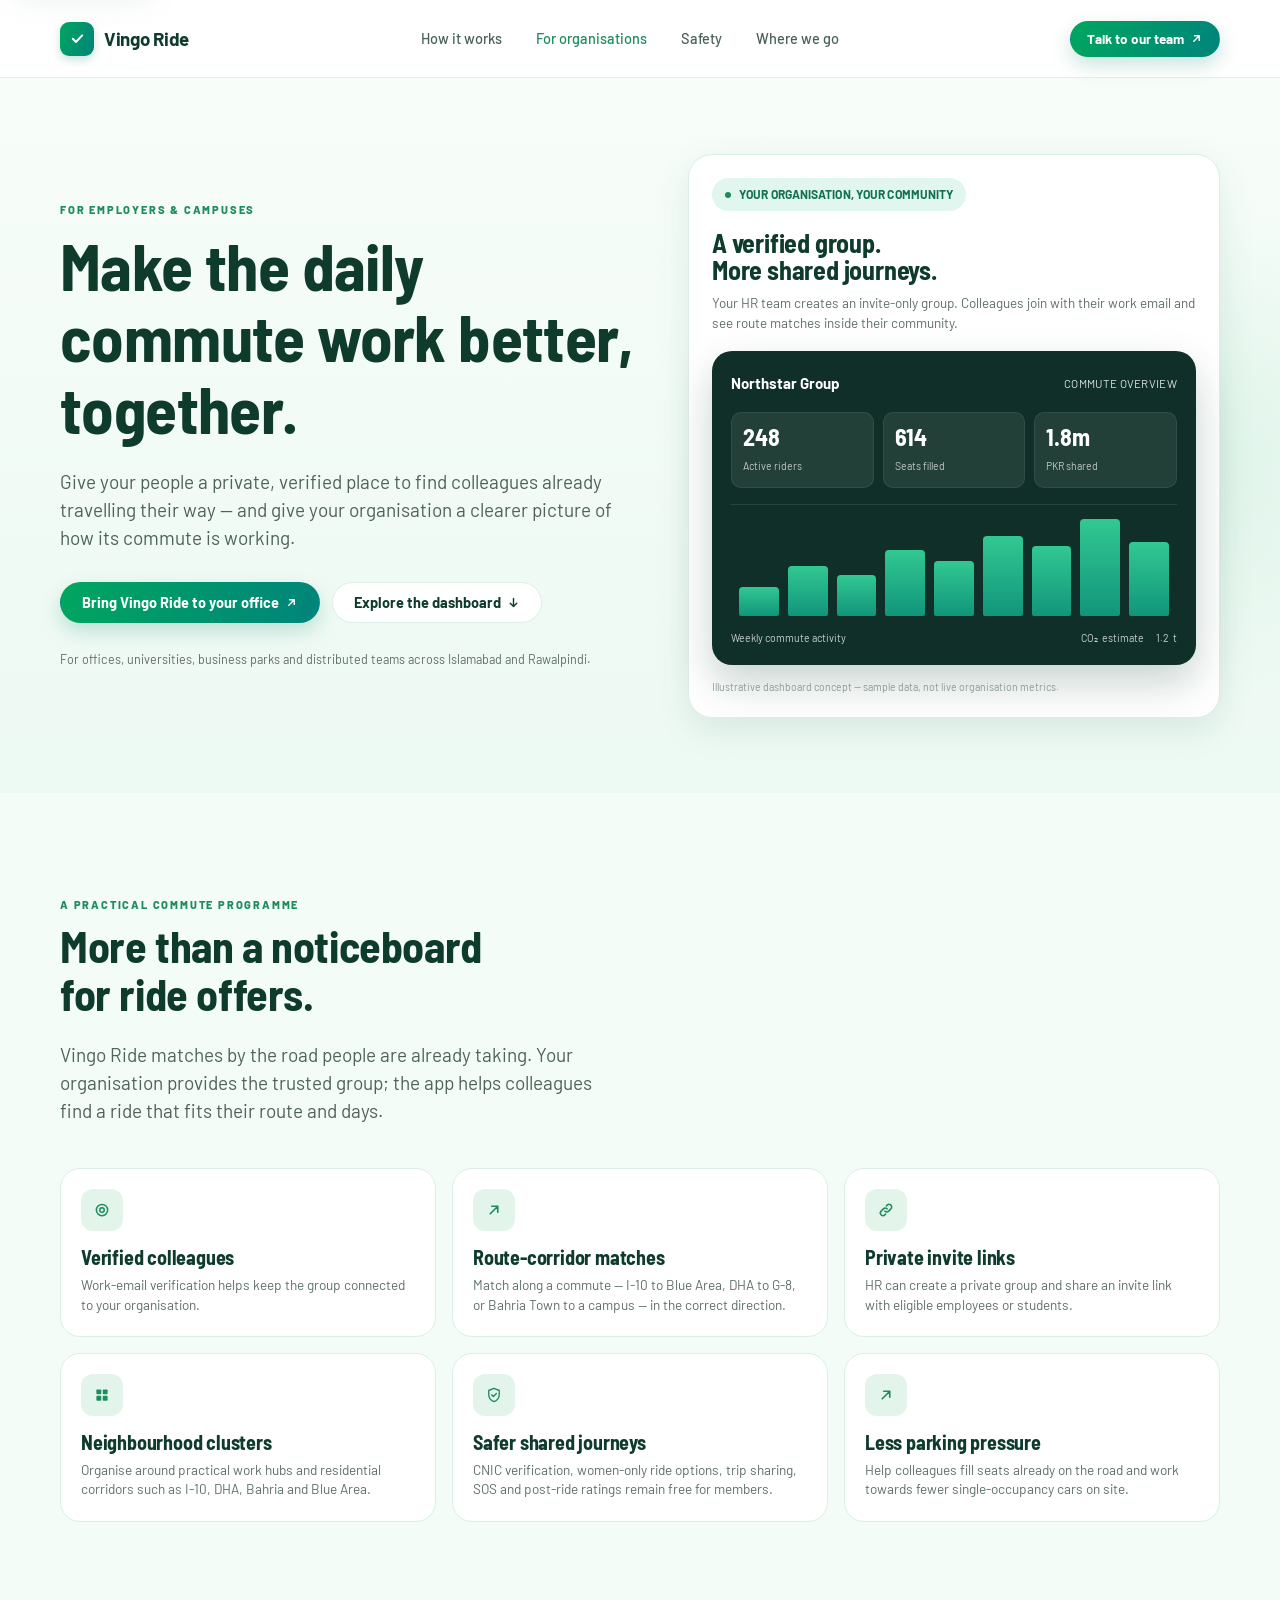
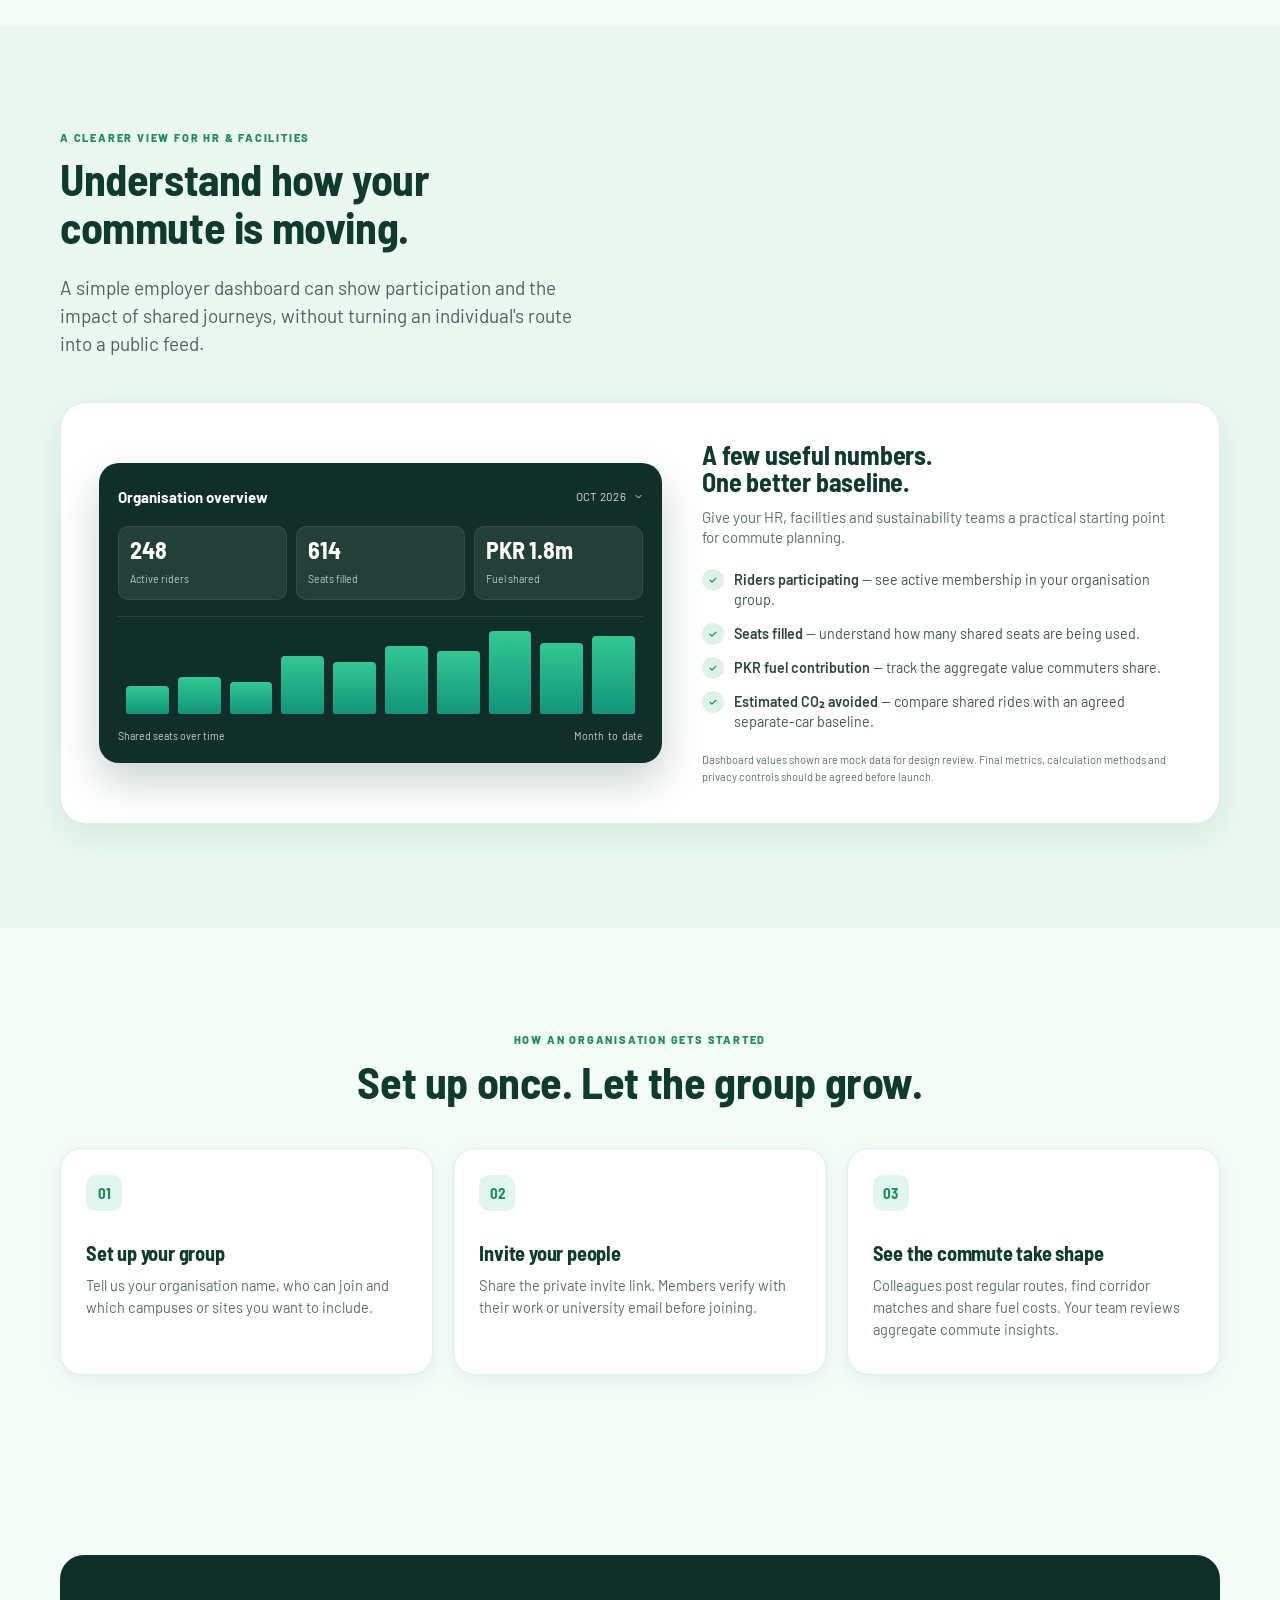
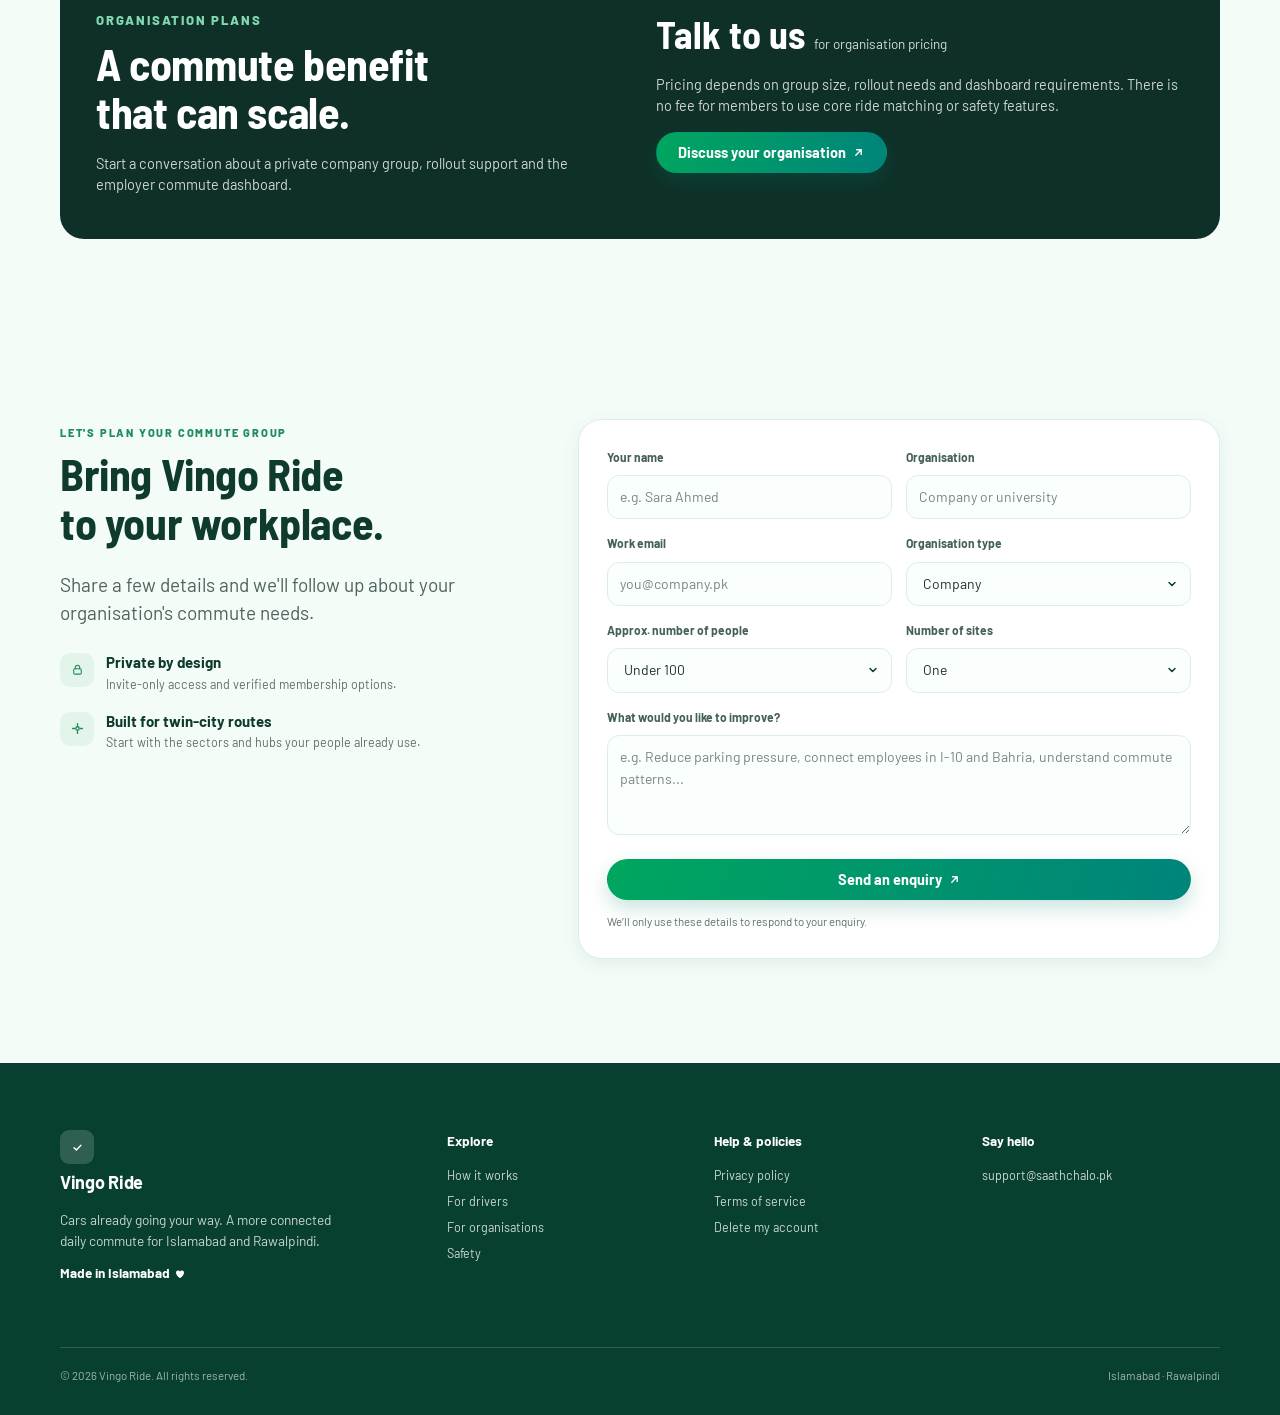
<file: public/organisations.html>
<!doctype html>
<html lang="en">
<head>
<meta charset="utf-8">
<meta name="viewport" content="width=device-width, initial-scale=1">
<title>For organisations — Vingo Ride | Commute groups for offices and campuses</title>
<meta name="description" content="Give your people a private, verified place to find colleagues already travelling their way across Islamabad and Rawalpindi — with an employer commute dashboard.">
<meta name="theme-color" content="#F4FCF8">
<link rel="icon" type="image/png" href="favicon.png">
<link rel="preconnect" href="https://fonts.googleapis.com">
<link rel="preconnect" href="https://fonts.gstatic.com" crossorigin>
<link href="https://fonts.googleapis.com/css2?family=Barlow:wght@400;500;600;700;800&family=Barlow+Semi+Condensed:wght@500;600;700&display=swap" rel="stylesheet">
<link rel="stylesheet" href="css/site.css">
</head>
<body>
<a class="skip-link" href="#main">Skip to content</a>

<svg hidden aria-hidden="true">
  <symbol id="i-brand" viewBox="0 0 24 24"><path d="M4.5 12.5 9.5 17.5 19.5 7" fill="none" stroke="#fff" stroke-width="3.2" stroke-linecap="round" stroke-linejoin="round"/></symbol>
  <symbol id="i-check" viewBox="0 0 24 24"><path d="M5 12.5 9.5 17 19 7.5" fill="none" stroke="currentColor" stroke-width="3" stroke-linecap="round" stroke-linejoin="round"/></symbol>
  <symbol id="i-arrow-ur" viewBox="0 0 24 24"><path d="M7 17 17 7M8.5 7H17v8.5" fill="none" stroke="currentColor" stroke-width="2.6" stroke-linecap="round" stroke-linejoin="round"/></symbol>
  <symbol id="i-arrow-down" viewBox="0 0 24 24"><path d="M12 4.5v15M6 13.5l6 6 6-6" fill="none" stroke="currentColor" stroke-width="2.6" stroke-linecap="round" stroke-linejoin="round"/></symbol>
  <symbol id="i-chevron" viewBox="0 0 24 24"><path d="m5 9 7 7 7-7" fill="none" stroke="currentColor" stroke-width="2.6" stroke-linecap="round" stroke-linejoin="round"/></symbol>
  <symbol id="i-menu" viewBox="0 0 24 24"><path d="M4 7h16M4 12h16M4 17h16" fill="none" stroke="currentColor" stroke-width="2" stroke-linecap="round"/></symbol>
  <symbol id="i-target" viewBox="0 0 24 24"><g fill="none" stroke="currentColor" stroke-width="2"><circle cx="12" cy="12" r="7.5"/><circle cx="12" cy="12" r="3"/></g></symbol>
  <symbol id="i-route" viewBox="0 0 24 24"><path d="M7 17 17 7M9 7h8v8" fill="none" stroke="currentColor" stroke-width="2.2" stroke-linecap="round" stroke-linejoin="round"/></symbol>
  <symbol id="i-link" viewBox="0 0 24 24"><g fill="none" stroke="currentColor" stroke-width="2" stroke-linecap="round" stroke-linejoin="round"><path d="M10.5 13.5a3.5 3.5 0 0 0 5 0l3-3a3.5 3.5 0 0 0-5-5l-1 1"/><path d="M13.5 10.5a3.5 3.5 0 0 0-5 0l-3 3a3.5 3.5 0 0 0 5 5l1-1"/></g></symbol>
  <symbol id="i-grid" viewBox="0 0 24 24"><g fill="currentColor"><rect x="4.5" y="4.5" width="6.5" height="6.5" rx="1.2"/><rect x="13" y="4.5" width="6.5" height="6.5" rx="1.2"/><rect x="4.5" y="13" width="6.5" height="6.5" rx="1.2"/><rect x="13" y="13" width="6.5" height="6.5" rx="1.2"/></g></symbol>
  <symbol id="i-shield-check" viewBox="0 0 24 24"><g fill="none" stroke="currentColor" stroke-width="1.8" stroke-linecap="round" stroke-linejoin="round"><path d="M12 3.2 19 6v5.2c0 4.4-2.9 8-7 9.6-4.1-1.6-7-5.2-7-9.6V6l7-2.8Z"/><path d="m9 12 2.1 2.1L15.2 10"/></g></symbol>
  <symbol id="i-lock" viewBox="0 0 24 24"><g fill="none" stroke="currentColor" stroke-width="2" stroke-linecap="round" stroke-linejoin="round"><rect x="5" y="10.5" width="14" height="10" rx="2.2"/><path d="M8 10.5V8a4 4 0 0 1 8 0v2.5"/></g></symbol>
  <symbol id="i-pin" viewBox="0 0 24 24"><g fill="none" stroke="currentColor" stroke-width="2.4" stroke-linecap="round"><circle cx="12" cy="12" r="3.2"/><path d="M12 3v3.5M12 17.5V21M3 12h3.5M17.5 12H21"/></g></symbol>
  <symbol id="i-heart-fill" viewBox="0 0 24 24"><path d="M12 20s-8-4.8-8-10.7A4.3 4.3 0 0 1 12 7a4.3 4.3 0 0 1 8 2.3C20 15.2 12 20 12 20Z" fill="currentColor"/></symbol>
</svg>

<header class="site-header">
  <div class="container header-row">
    <a class="brand" href="index.html" aria-label="Vingo Ride home">
      <span class="brand-mark"><svg aria-hidden="true"><use href="#i-brand"/></svg></span>
      <span class="brand-name">Vingo Ride</span>
    </a>
    <nav class="nav-links" aria-label="Main">
      <a href="index.html#how" data-requires="home_how_it_works">How it works</a>
      <a href="organisations.html" aria-current="page">For organisations</a>
      <a href="safety.html">Safety</a>
      <a href="index.html#areas" data-requires="home_areas">Where we go</a>
    </nav>
    <a class="btn btn-primary header-cta" href="#contact" data-requires="org_contact" data-fallback="mail">Talk to our team <svg aria-hidden="true"><use href="#i-arrow-ur"/></svg></a>
    <button class="menu-toggle" type="button" aria-expanded="false" aria-controls="mobile-menu" aria-label="Open menu"><svg aria-hidden="true"><use href="#i-menu"/></svg></button>
  </div>
  <div class="mobile-menu" id="mobile-menu" hidden>
    <div class="container">
      <ul>
        <li><a href="index.html#how" data-requires="home_how_it_works">How it works</a></li>
        <li><a href="organisations.html" aria-current="page">For organisations</a></li>
        <li><a href="safety.html">Safety</a></li>
        <li><a href="index.html#areas" data-requires="home_areas">Where we go</a></li>
      </ul>
      <a class="btn btn-primary" href="#contact" data-requires="org_contact" data-fallback="mail">Talk to our team <svg aria-hidden="true"><use href="#i-arrow-ur"/></svg></a>
    </div>
  </div>
</header>

<main id="main">

<!-- Hero: always shown -->
<section class="hero org-hero" aria-labelledby="hero-title">
  <div class="container hero-grid">
    <div class="hero-copy">
      <p class="eyebrow">For employers &amp; campuses</p>
      <h1 class="h1" id="hero-title">Make the daily<br>commute work better,<br>together.</h1>
      <p class="lead">Give your people a private, verified place to find colleagues already travelling their way — and give your organisation a clearer picture of how its commute is working.</p>
      <div class="hero-ctas">
        <a class="btn btn-primary" href="#contact" data-requires="org_contact" data-fallback="mail">Bring Vingo Ride to your office <svg aria-hidden="true"><use href="#i-arrow-ur"/></svg></a>
        <a class="btn btn-secondary" href="#dashboard" data-requires="org_dashboard">Explore the dashboard <svg aria-hidden="true"><use href="#i-arrow-down"/></svg></a>
      </div>
      <p class="hero-note">For offices, universities, business parks and distributed teams across Islamabad and Rawalpindi.</p>
    </div>

    <div class="card org-hero-card">
      <p class="tag-pill">Your organisation, your community</p>
      <h2 class="h3">A verified group.<br>More shared journeys.</h2>
      <p class="body-copy">Your HR team creates an invite-only group. Colleagues join with their work email and see route matches inside their community.</p>
      <figure class="dashboard" aria-label="Illustrative dashboard concept for a sample organisation, Northstar Group: 248 active riders, 614 seats filled, PKR 1.8 million shared, an estimated 1.2 tonnes of CO₂">
        <div class="dash-head"><strong>Northstar Group</strong><span>Commute overview</span></div>
        <div class="dash-kpis" aria-hidden="true">
          <div class="dash-kpi"><span class="kpi">248</span><small>Active riders</small></div>
          <div class="dash-kpi"><span class="kpi">614</span><small>Seats filled</small></div>
          <div class="dash-kpi"><span class="kpi">1.8m</span><small>PKR shared</small></div>
        </div>
        <div class="dash-chart" aria-hidden="true">
          <i style="height:30%"></i><i style="height:52%"></i><i style="height:42%"></i><i style="height:68%"></i><i style="height:57%"></i><i style="height:82%"></i><i style="height:72%"></i><i style="height:100%"></i><i style="height:76%"></i>
        </div>
        <figcaption class="dash-foot"><span>Weekly commute activity</span><span>CO₂ estimate &nbsp; 1.2 t</span></figcaption>
      </figure>
      <p class="small-note">Illustrative dashboard concept — sample data, not live organisation metrics.</p>
    </div>
  </div>
</section>

<!-- org_benefits -->
<section class="section bg-base benefits" id="benefits" data-section="org_benefits" aria-labelledby="benefits-title">
  <div class="container">
    <div class="section-head">
      <p class="eyebrow">A practical commute programme</p>
      <h2 class="h2" id="benefits-title">More than a noticeboard<br>for ride offers.</h2>
      <p class="lead">Vingo Ride matches by the road people are already taking. Your organisation provides the trusted group; the app helps colleagues find a ride that fits their route and days.</p>
    </div>
    <ul class="grid-3">
      <li class="card benefit-card">
        <span class="icon-bubble" aria-hidden="true"><svg><use href="#i-target"/></svg></span>
        <h3 class="card-title">Verified colleagues</h3>
        <p>Work-email verification helps keep the group connected to your organisation.</p>
      </li>
      <li class="card benefit-card">
        <span class="icon-bubble" aria-hidden="true"><svg><use href="#i-route"/></svg></span>
        <h3 class="card-title">Route-corridor matches</h3>
        <p>Match along a commute — I-10 to Blue Area, DHA to G-8, or Bahria Town to a campus — in the correct direction.</p>
      </li>
      <li class="card benefit-card">
        <span class="icon-bubble" aria-hidden="true"><svg><use href="#i-link"/></svg></span>
        <h3 class="card-title">Private invite links</h3>
        <p>HR can create a private group and share an invite link with eligible employees or students.</p>
      </li>
      <li class="card benefit-card">
        <span class="icon-bubble" aria-hidden="true"><svg><use href="#i-grid"/></svg></span>
        <h3 class="card-title">Neighbourhood clusters</h3>
        <p>Organise around practical work hubs and residential corridors such as I-10, DHA, Bahria and Blue Area.</p>
      </li>
      <li class="card benefit-card">
        <span class="icon-bubble" aria-hidden="true"><svg><use href="#i-shield-check"/></svg></span>
        <h3 class="card-title">Safer shared journeys</h3>
        <p>CNIC verification, women-only ride options, trip sharing, SOS and post-ride ratings remain free for members.</p>
      </li>
      <li class="card benefit-card">
        <span class="icon-bubble" aria-hidden="true"><svg><use href="#i-route"/></svg></span>
        <h3 class="card-title">Less parking pressure</h3>
        <p>Help colleagues fill seats already on the road and work towards fewer single-occupancy cars on site.</p>
      </li>
    </ul>
  </div>
</section>

<!-- org_dashboard -->
<section class="section bg-tint dash-section" id="dashboard" data-section="org_dashboard" aria-labelledby="dashboard-title">
  <div class="container">
    <div class="section-head">
      <p class="eyebrow">A clearer view for HR &amp; facilities</p>
      <h2 class="h2" id="dashboard-title">Understand how your<br>commute is moving.</h2>
      <p class="lead">A simple employer dashboard can show participation and the impact of shared journeys, without turning an individual's route into a public feed.</p>
    </div>
    <div class="card org-panel">
      <figure class="dashboard" aria-label="Mock organisation overview for October 2026: 248 active riders, 614 seats filled, PKR 1.8 million fuel shared, with a chart of shared seats over time">
        <div class="dash-head"><strong>Organisation overview</strong><span>Oct 2026 <svg aria-hidden="true"><use href="#i-chevron"/></svg></span></div>
        <div class="dash-kpis" aria-hidden="true">
          <div class="dash-kpi"><span class="kpi">248</span><small>Active riders</small></div>
          <div class="dash-kpi"><span class="kpi">614</span><small>Seats filled</small></div>
          <div class="dash-kpi"><span class="kpi">PKR 1.8m</span><small>Fuel shared</small></div>
        </div>
        <div class="dash-chart" aria-hidden="true">
          <i style="height:34%"></i><i style="height:45%"></i><i style="height:39%"></i><i style="height:70%"></i><i style="height:63%"></i><i style="height:83%"></i><i style="height:77%"></i><i style="height:100%"></i><i style="height:86%"></i><i style="height:94%"></i>
        </div>
        <figcaption class="dash-foot"><span>Shared seats over time</span><span>Month to date</span></figcaption>
      </figure>
      <div>
        <h3 class="h3">A few useful numbers.<br>One better baseline.</h3>
        <p class="body-copy">Give your HR, facilities and sustainability teams a practical starting point for commute planning.</p>
        <ul class="check-list">
          <li><span class="check-dot" aria-hidden="true"><svg><use href="#i-check"/></svg></span><span><b>Riders participating</b> — see active membership in your organisation group.</span></li>
          <li><span class="check-dot" aria-hidden="true"><svg><use href="#i-check"/></svg></span><span><b>Seats filled</b> — understand how many shared seats are being used.</span></li>
          <li><span class="check-dot" aria-hidden="true"><svg><use href="#i-check"/></svg></span><span><b>PKR fuel contribution</b> — track the aggregate value commuters share.</span></li>
          <li><span class="check-dot" aria-hidden="true"><svg><use href="#i-check"/></svg></span><span><b>Estimated CO₂ avoided</b> — compare shared rides with an agreed separate-car baseline.</span></li>
        </ul>
        <p class="small-note">Dashboard values shown are mock data for design review. Final metrics, calculation methods and privacy controls should be agreed before launch.</p>
      </div>
    </div>
  </div>
</section>

<!-- org_setup -->
<section class="section bg-base setup" id="setup" data-section="org_setup" aria-labelledby="setup-title">
  <div class="container">
    <div class="section-head center">
      <p class="eyebrow">How an organisation gets started</p>
      <h2 class="h2" id="setup-title">Set up once. Let the group grow.</h2>
    </div>
    <ol class="grid-3">
      <li class="card step-card">
        <span class="num-badge" aria-hidden="true">01</span>
        <h3 class="card-title">Set up your group</h3>
        <p>Tell us your organisation name, who can join and which campuses or sites you want to include.</p>
      </li>
      <li class="card step-card">
        <span class="num-badge" aria-hidden="true">02</span>
        <h3 class="card-title">Invite your people</h3>
        <p>Share the private invite link. Members verify with their work or university email before joining.</p>
      </li>
      <li class="card step-card">
        <span class="num-badge" aria-hidden="true">03</span>
        <h3 class="card-title">See the commute take shape</h3>
        <p>Colleagues post regular routes, find corridor matches and share fuel costs. Your team reviews aggregate commute insights.</p>
      </li>
    </ol>
  </div>
</section>

<!-- org_pricing -->
<section class="bg-base pricing" id="pricing" data-section="org_pricing" aria-labelledby="pricing-title">
  <div class="container">
    <div class="pricing-panel">
      <div>
        <p class="eyebrow">Organisation plans</p>
        <h2 class="h2" id="pricing-title">A commute benefit<br>that can scale.</h2>
        <p>Start a conversation about a private company group, rollout support and the employer commute dashboard.</p>
      </div>
      <div class="pricing-right">
        <p class="price-label"><strong>Talk to us</strong> <span>for organisation pricing</span></p>
        <p>Pricing depends on group size, rollout needs and dashboard requirements. There is no fee for members to use core ride matching or safety features.</p>
        <a class="btn btn-primary" href="#contact" data-requires="org_contact" data-fallback="mail">Discuss your organisation <svg aria-hidden="true"><use href="#i-arrow-ur"/></svg></a>
      </div>
    </div>
  </div>
</section>

<!-- org_contact -->
<section class="bg-base enquiry contact" id="contact" data-section="org_contact" aria-labelledby="contact-title">
  <div class="container split">
    <div>
      <p class="eyebrow">Let's plan your commute group</p>
      <h2 class="h2" id="contact-title">Bring Vingo Ride<br>to your workplace.</h2>
      <p class="lead">Share a few details and we'll follow up about your organisation's commute needs.</p>
      <ul class="support-points">
        <li><span class="icon-bubble" aria-hidden="true"><svg><use href="#i-lock"/></svg></span><span><strong>Private by design</strong><span>Invite-only access and verified membership options.</span></span></li>
        <li><span class="icon-bubble" aria-hidden="true"><svg><use href="#i-pin"/></svg></span><span><strong>Built for twin-city routes</strong><span>Start with the sectors and hubs your people already use.</span></span></li>
      </ul>
    </div>
    <form class="card form-card" data-enquiry="organisations" novalidate>
      <div class="form-grid">
        <div class="field"><label for="o-name">Your name</label><input id="o-name" name="name" type="text" autocomplete="name" placeholder="e.g. Sara Ahmed" required></div>
        <div class="field"><label for="o-org">Organisation</label><input id="o-org" name="organisation" type="text" autocomplete="organization" placeholder="Company or university" required></div>
        <div class="field"><label for="o-email">Work email</label><input id="o-email" name="email" type="email" autocomplete="email" placeholder="you@company.pk" required></div>
        <div class="field"><label for="o-type">Organisation type</label>
          <select id="o-type" name="organisation_type"><option>Company</option><option>University / campus</option><option>Business park</option><option>Other</option></select></div>
        <div class="field"><label for="o-size">Approx. number of people</label>
          <select id="o-size" name="team_size"><option>Under 100</option><option>100–500</option><option>500–2,000</option><option>2,000+</option></select></div>
        <div class="field"><label for="o-sites">Number of sites</label>
          <select id="o-sites" name="sites"><option>One</option><option>2–3</option><option>4–10</option><option>More than 10</option></select></div>
        <div class="field full"><label for="o-improve">What would you like to improve?</label><textarea id="o-improve" name="improve" rows="3" placeholder="e.g. Reduce parking pressure, connect employees in I-10 and Bahria, understand commute patterns..."></textarea></div>
      </div>
      <button class="btn btn-primary btn-block" type="submit">Send an enquiry <svg aria-hidden="true"><use href="#i-arrow-ur"/></svg></button>
      <p class="form-note">We’ll only use these details to respond to your enquiry.</p>
      <p class="form-status" role="status" hidden></p>
    </form>
  </div>
</section>

</main>

<footer class="site-footer">
  <div class="container">
    <div class="footer-grid">
      <div class="footer-brand">
        <span class="brand-mark" aria-hidden="true"><svg><use href="#i-brand"/></svg></span>
        <span class="brand-name">Vingo Ride</span>
        <p>Cars already going your way. A more connected daily commute for Islamabad and Rawalpindi.</p>
        <p class="made-in">Made in Islamabad <svg aria-hidden="true"><use href="#i-heart-fill"/></svg></p>
      </div>
      <nav class="footer-col" aria-labelledby="f-explore">
        <h2 id="f-explore">Explore</h2>
        <ul>
          <li><a href="index.html#how" data-requires="home_how_it_works">How it works</a></li>
          <li><a href="index.html#drivers" data-requires="home_drivers">For drivers</a></li>
          <li><a href="organisations.html">For organisations</a></li>
          <li><a href="safety.html">Safety</a></li>
        </ul>
      </nav>
      <nav class="footer-col" aria-labelledby="f-help">
        <h2 id="f-help">Help &amp; policies</h2>
        <ul>
          <li><a href="/privacy" data-legal="privacy">Privacy policy</a></li>
          <li><a href="/terms" data-legal="terms">Terms of service</a></li>
          <li><a href="/delete-account" data-legal="delete-account">Delete my account</a></li>
        </ul>
      </nav>
      <div class="footer-col">
        <h2>Say hello</h2>
        <ul>
          <li><a href="mailto:support@saathchalo.pk" data-support-email>support@saathchalo.pk</a></li>
          <li hidden><a href="#" data-social="instagram" rel="noopener">Instagram <svg aria-hidden="true"><use href="#i-arrow-ur"/></svg></a></li>
          <li hidden><a href="#" data-social="facebook" rel="noopener">Facebook <svg aria-hidden="true"><use href="#i-arrow-ur"/></svg></a></li>
          <li hidden><a href="#" data-social="linkedin" rel="noopener">LinkedIn <svg aria-hidden="true"><use href="#i-arrow-ur"/></svg></a></li>
        </ul>
      </div>
    </div>
    <div class="footer-bottom">
      <p>© 2026 Vingo Ride. All rights reserved.</p>
      <p class="fb-right">Islamabad · Rawalpindi</p>
    </div>
  </div>
</footer>

<script src="brand.js"></script>
<script src="config.js"></script>
<script src="js/site.js"></script>
</body>
</html>
</file>
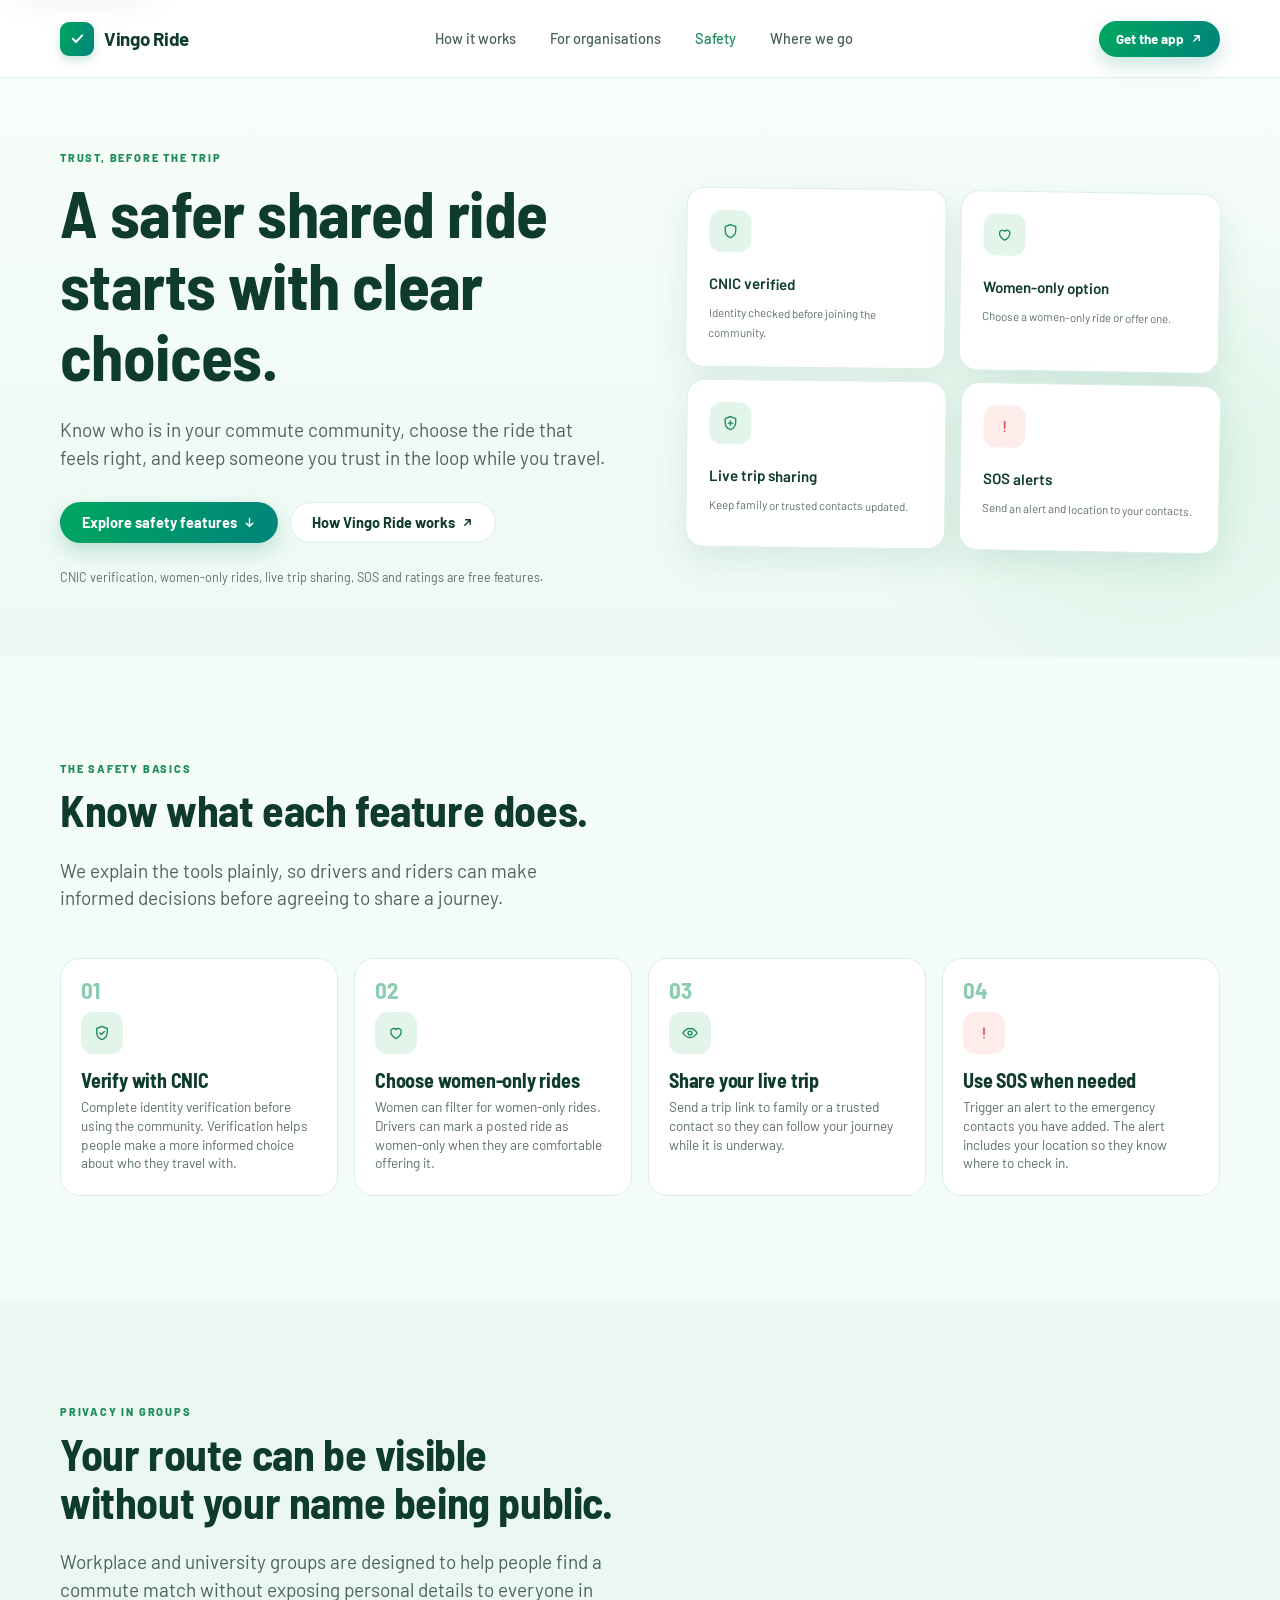
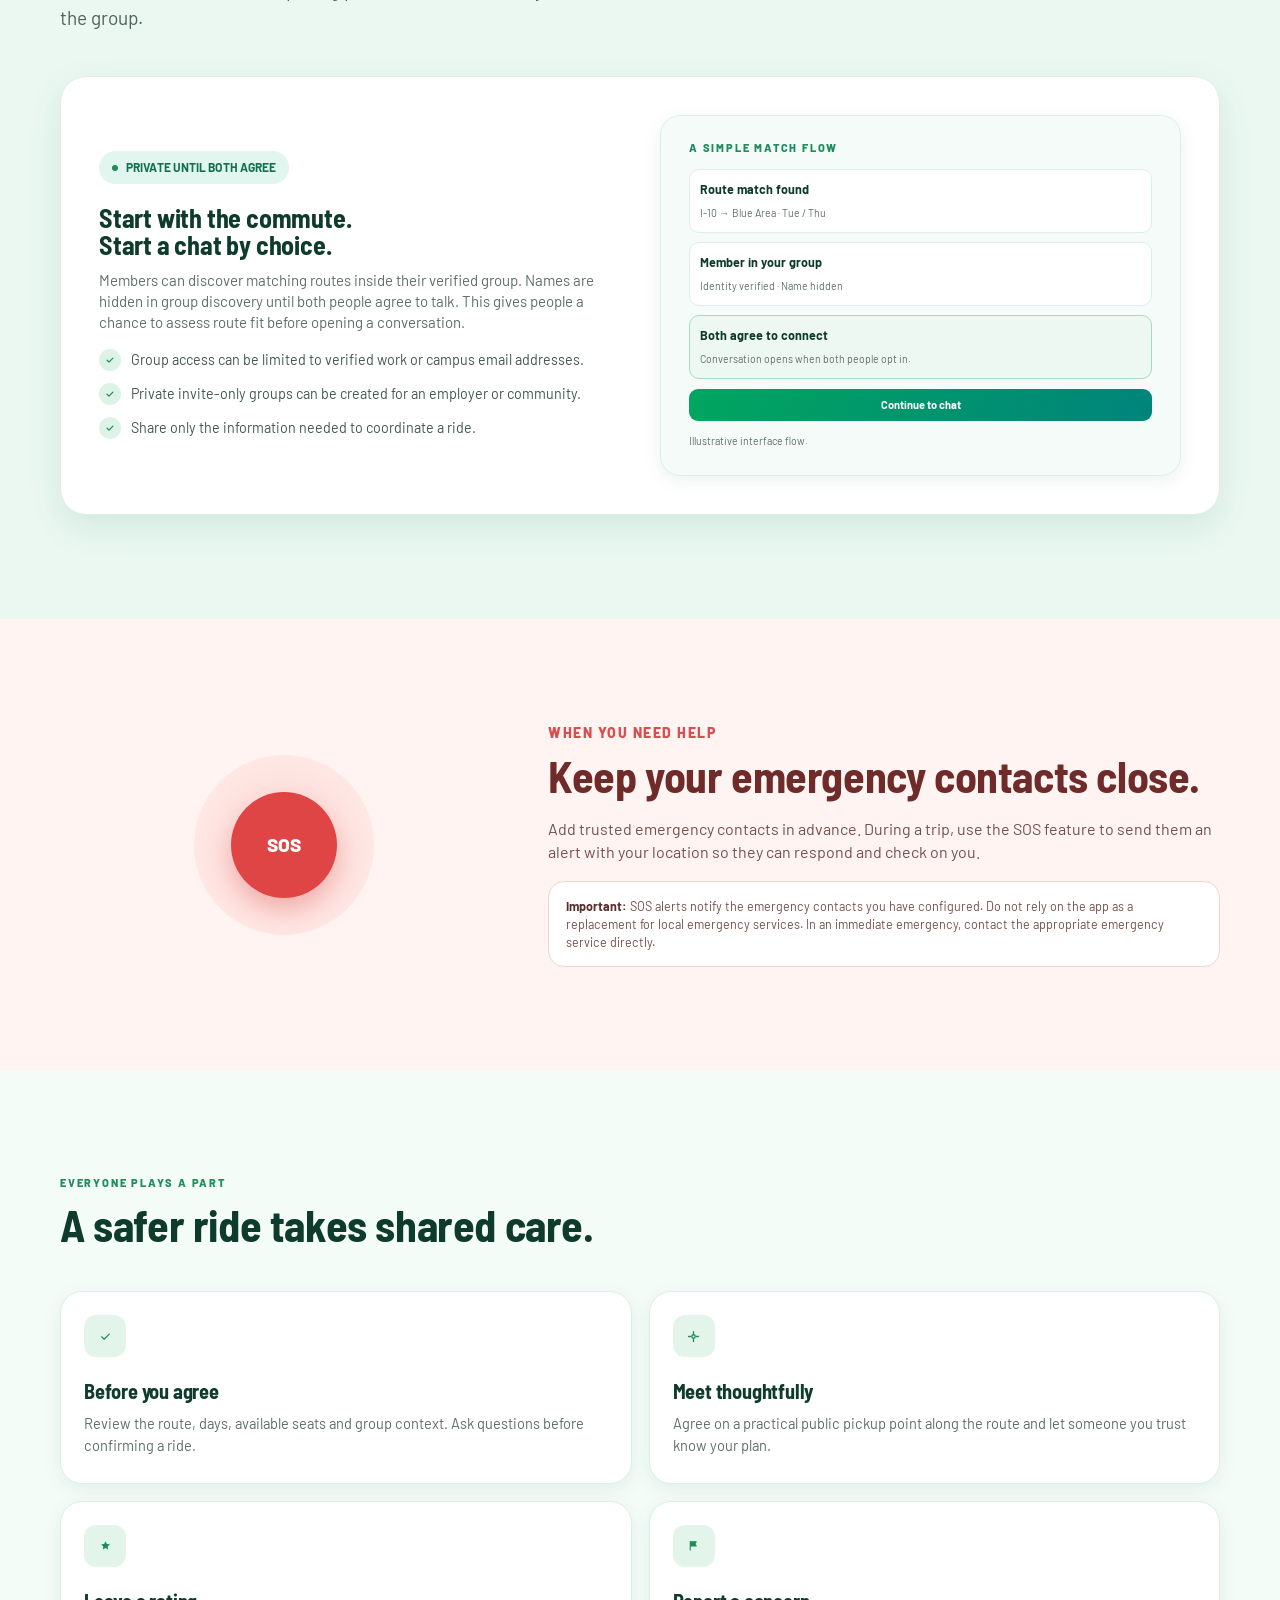
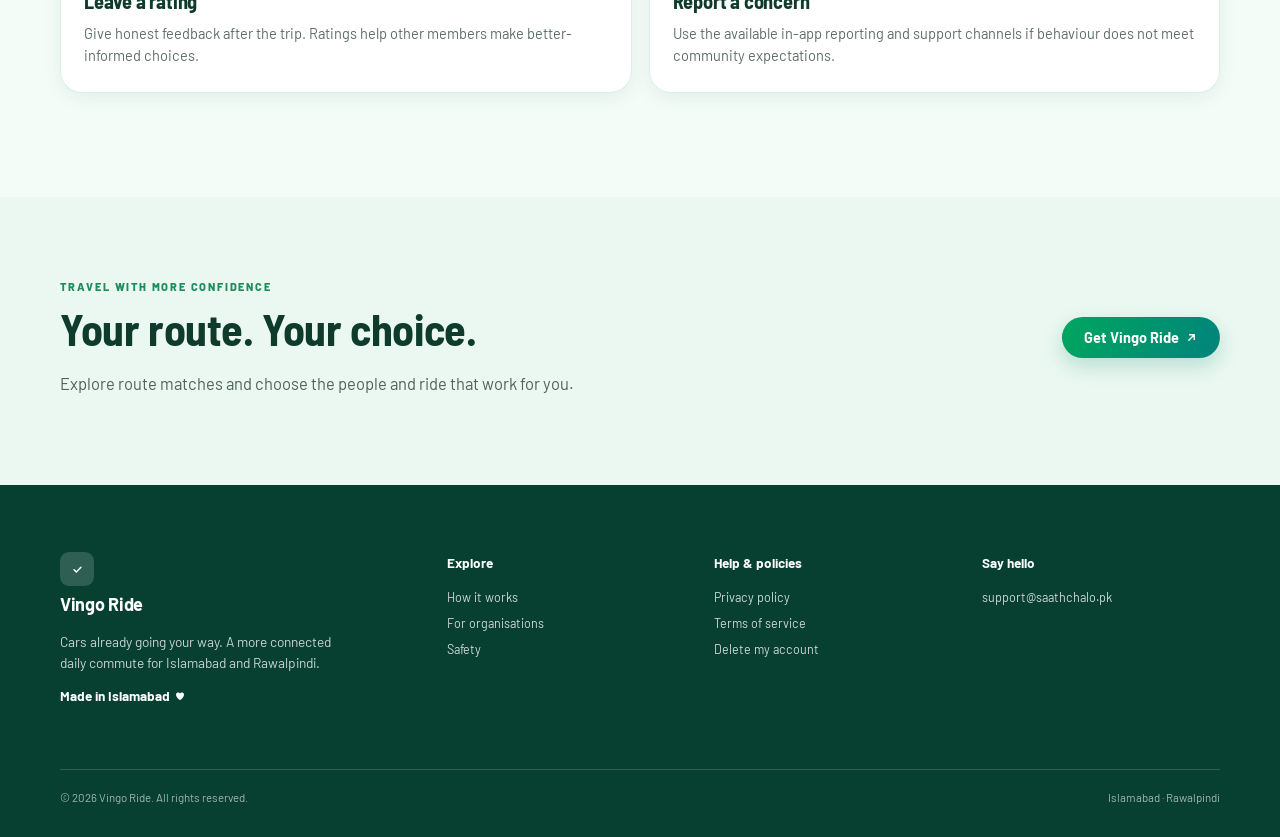
<file: public/safety.html>
<!doctype html>
<html lang="en">
<head>
<meta charset="utf-8">
<meta name="viewport" content="width=device-width, initial-scale=1">
<title>Safety — Vingo Ride | CNIC verification, women-only rides, trip sharing and SOS</title>
<meta name="description" content="How Vingo Ride's safety features work: CNIC verification, women-only rides, live trip sharing, SOS to your emergency contacts, private names in groups and ratings — all free.">
<meta name="theme-color" content="#F4FCF8">
<link rel="icon" type="image/png" href="favicon.png">
<link rel="preconnect" href="https://fonts.googleapis.com">
<link rel="preconnect" href="https://fonts.gstatic.com" crossorigin>
<link href="https://fonts.googleapis.com/css2?family=Barlow:wght@400;500;600;700;800&family=Barlow+Semi+Condensed:wght@500;600;700&display=swap" rel="stylesheet">
<link rel="stylesheet" href="css/site.css">
</head>
<body>
<a class="skip-link" href="#main">Skip to content</a>

<svg hidden aria-hidden="true">
  <symbol id="i-brand" viewBox="0 0 24 24"><path d="M4.5 12.5 9.5 17.5 19.5 7" fill="none" stroke="#fff" stroke-width="3.2" stroke-linecap="round" stroke-linejoin="round"/></symbol>
  <symbol id="i-check" viewBox="0 0 24 24"><path d="M5 12.5 9.5 17 19 7.5" fill="none" stroke="currentColor" stroke-width="3" stroke-linecap="round" stroke-linejoin="round"/></symbol>
  <symbol id="i-check-thin" viewBox="0 0 24 24"><path d="M5 12.5 9.5 17 19 7.5" fill="none" stroke="currentColor" stroke-width="2.2" stroke-linecap="round" stroke-linejoin="round"/></symbol>
  <symbol id="i-arrow-ur" viewBox="0 0 24 24"><path d="M7 17 17 7M8.5 7H17v8.5" fill="none" stroke="currentColor" stroke-width="2.6" stroke-linecap="round" stroke-linejoin="round"/></symbol>
  <symbol id="i-arrow-down" viewBox="0 0 24 24"><path d="M12 4.5v15M6 13.5l6 6 6-6" fill="none" stroke="currentColor" stroke-width="2.6" stroke-linecap="round" stroke-linejoin="round"/></symbol>
  <symbol id="i-menu" viewBox="0 0 24 24"><path d="M4 7h16M4 12h16M4 17h16" fill="none" stroke="currentColor" stroke-width="2" stroke-linecap="round"/></symbol>
  <symbol id="i-shield" viewBox="0 0 24 24"><path d="M12 3.2 19 6v5.2c0 4.4-2.9 8-7 9.6-4.1-1.6-7-5.2-7-9.6V6l7-2.8Z" fill="none" stroke="currentColor" stroke-width="1.8" stroke-linejoin="round"/></symbol>
  <symbol id="i-shield-check" viewBox="0 0 24 24"><g fill="none" stroke="currentColor" stroke-width="1.8" stroke-linecap="round" stroke-linejoin="round"><path d="M12 3.2 19 6v5.2c0 4.4-2.9 8-7 9.6-4.1-1.6-7-5.2-7-9.6V6l7-2.8Z"/><path d="m9 12 2.1 2.1L15.2 10"/></g></symbol>
  <symbol id="i-shield-plus" viewBox="0 0 24 24"><g fill="none" stroke="currentColor" stroke-width="1.8" stroke-linecap="round" stroke-linejoin="round"><path d="M12 3.2 19 6v5.2c0 4.4-2.9 8-7 9.6-4.1-1.6-7-5.2-7-9.6V6l7-2.8Z"/><path d="M12 9v6M9 12h6"/></g></symbol>
  <symbol id="i-heart" viewBox="0 0 24 24"><path d="M12 19.5s-7-4.3-7-9.6A3.9 3.9 0 0 1 12 7.6a3.9 3.9 0 0 1 7 2.3c0 5.3-7 9.6-7 9.6Z" fill="none" stroke="currentColor" stroke-width="1.8" stroke-linejoin="round"/></symbol>
  <symbol id="i-eye" viewBox="0 0 24 24"><g fill="none" stroke="currentColor" stroke-width="1.8" stroke-linecap="round" stroke-linejoin="round"><path d="M2.5 12S6 6 12 6s9.5 6 9.5 6-3.5 6-9.5 6-9.5-6-9.5-6Z"/><circle cx="12" cy="12" r="2.6"/></g></symbol>
  <symbol id="i-excl" viewBox="0 0 24 24"><path d="M12 5.5v8.5M12 18.2v.1" fill="none" stroke="currentColor" stroke-width="2.2" stroke-linecap="round"/></symbol>
  <symbol id="i-pin" viewBox="0 0 24 24"><g fill="none" stroke="currentColor" stroke-width="2.4" stroke-linecap="round"><circle cx="12" cy="12" r="3.2"/><path d="M12 3v3.5M12 17.5V21M3 12h3.5M17.5 12H21"/></g></symbol>
  <symbol id="i-star-fill" viewBox="0 0 24 24"><path d="m12 4 2.5 5.1 5.6.8-4 3.9.9 5.6-5-2.7-5 2.7.9-5.6-4-3.9 5.6-.8L12 4Z" fill="currentColor"/></symbol>
  <symbol id="i-flag" viewBox="0 0 24 24"><path d="M6 20.5V4.5M6 5h11l-2.5 4L17 13H6" fill="currentColor" stroke="currentColor" stroke-width="2" stroke-linecap="round" stroke-linejoin="round"/></symbol>
  <symbol id="i-heart-fill" viewBox="0 0 24 24"><path d="M12 20s-8-4.8-8-10.7A4.3 4.3 0 0 1 12 7a4.3 4.3 0 0 1 8 2.3C20 15.2 12 20 12 20Z" fill="currentColor"/></symbol>
</svg>

<header class="site-header">
  <div class="container header-row">
    <a class="brand" href="index.html" aria-label="Vingo Ride home">
      <span class="brand-mark"><svg aria-hidden="true"><use href="#i-brand"/></svg></span>
      <span class="brand-name">Vingo Ride</span>
    </a>
    <nav class="nav-links" aria-label="Main">
      <a href="index.html#how" data-requires="home_how_it_works">How it works</a>
      <a href="organisations.html">For organisations</a>
      <a href="safety.html" aria-current="page">Safety</a>
      <a href="index.html#areas" data-requires="home_areas">Where we go</a>
    </nav>
    <a class="btn btn-primary header-cta" href="index.html#get-app" data-get-app>Get the app <svg aria-hidden="true"><use href="#i-arrow-ur"/></svg></a>
    <button class="menu-toggle" type="button" aria-expanded="false" aria-controls="mobile-menu" aria-label="Open menu"><svg aria-hidden="true"><use href="#i-menu"/></svg></button>
  </div>
  <div class="mobile-menu" id="mobile-menu" hidden>
    <div class="container">
      <ul>
        <li><a href="index.html#how" data-requires="home_how_it_works">How it works</a></li>
        <li><a href="organisations.html">For organisations</a></li>
        <li><a href="safety.html" aria-current="page">Safety</a></li>
        <li><a href="index.html#areas" data-requires="home_areas">Where we go</a></li>
      </ul>
      <a class="btn btn-primary" href="index.html#get-app" data-get-app>Get the app <svg aria-hidden="true"><use href="#i-arrow-ur"/></svg></a>
    </div>
  </div>
</header>

<main id="main">

<!-- Hero: always shown -->
<section class="hero safety-hero" aria-labelledby="hero-title">
  <div class="container hero-grid">
    <div class="hero-copy">
      <p class="eyebrow">Trust, before the trip</p>
      <h1 class="h1" id="hero-title">A safer shared ride<br>starts with clear<br>choices.</h1>
      <p class="lead">Know who is in your commute community, choose the ride that feels right, and keep someone you trust in the loop while you travel.</p>
      <div class="hero-ctas">
        <a class="btn btn-primary" href="#basics" data-requires="safety_basics">Explore safety features <svg aria-hidden="true"><use href="#i-arrow-down"/></svg></a>
        <a class="btn btn-secondary" href="index.html#how" data-requires="home_how_it_works">How Vingo Ride works <svg aria-hidden="true"><use href="#i-arrow-ur"/></svg></a>
      </div>
      <p class="hero-note">CNIC verification, women-only rides, live trip sharing, SOS and ratings are free features.</p>
    </div>
    <ul class="tile-grid" aria-label="Safety features at a glance">
      <li class="tile">
        <span class="icon-bubble" aria-hidden="true"><svg><use href="#i-shield"/></svg></span>
        <h2>CNIC verified</h2>
        <p>Identity checked before joining the community.</p>
      </li>
      <li class="tile">
        <span class="icon-bubble" aria-hidden="true"><svg><use href="#i-heart"/></svg></span>
        <h2>Women-only option</h2>
        <p>Choose a women-only ride or offer one.</p>
      </li>
      <li class="tile">
        <span class="icon-bubble" aria-hidden="true"><svg><use href="#i-shield-plus"/></svg></span>
        <h2>Live trip sharing</h2>
        <p>Keep family or trusted contacts updated.</p>
      </li>
      <li class="tile">
        <span class="icon-bubble sos" aria-hidden="true"><svg><use href="#i-excl"/></svg></span>
        <h2>SOS alerts</h2>
        <p>Send an alert and location to your contacts.</p>
      </li>
    </ul>
  </div>
</section>

<!-- safety_basics -->
<section class="section bg-base basics" id="basics" data-section="safety_basics" aria-labelledby="basics-title">
  <div class="container">
    <div class="section-head">
      <p class="eyebrow">The safety basics</p>
      <h2 class="h2" id="basics-title">Know what each feature does.</h2>
      <p class="lead">We explain the tools plainly, so drivers and riders can make informed decisions before agreeing to share a journey.</p>
    </div>
    <ol class="grid-4">
      <li class="card basic-card">
        <span class="step-no" aria-hidden="true">01</span>
        <span class="icon-bubble" aria-hidden="true"><svg><use href="#i-shield-check"/></svg></span>
        <h3 class="card-title">Verify with CNIC</h3>
        <p>Complete identity verification before using the community. Verification helps people make a more informed choice about who they travel with.</p>
      </li>
      <li class="card basic-card">
        <span class="step-no" aria-hidden="true">02</span>
        <span class="icon-bubble" aria-hidden="true"><svg><use href="#i-heart"/></svg></span>
        <h3 class="card-title">Choose women-only rides</h3>
        <p>Women can filter for women-only rides. Drivers can mark a posted ride as women-only when they are comfortable offering it.</p>
      </li>
      <li class="card basic-card">
        <span class="step-no" aria-hidden="true">03</span>
        <span class="icon-bubble" aria-hidden="true"><svg><use href="#i-eye"/></svg></span>
        <h3 class="card-title">Share your live trip</h3>
        <p>Send a trip link to family or a trusted contact so they can follow your journey while it is underway.</p>
      </li>
      <li class="card basic-card">
        <span class="step-no" aria-hidden="true">04</span>
        <span class="icon-bubble sos" aria-hidden="true"><svg><use href="#i-excl"/></svg></span>
        <h3 class="card-title">Use SOS when needed</h3>
        <p>Trigger an alert to the emergency contacts you have added. The alert includes your location so they know where to check in.</p>
      </li>
    </ol>
  </div>
</section>

<!-- safety_groups -->
<section class="section bg-tint privacy" id="groups" data-section="safety_groups" aria-labelledby="groups-title">
  <div class="container">
    <div class="section-head">
      <p class="eyebrow">Privacy in groups</p>
      <h2 class="h2" id="groups-title">Your route can be visible<br>without your name being public.</h2>
      <p class="lead">Workplace and university groups are designed to help people find a commute match without exposing personal details to everyone in the group.</p>
    </div>
    <div class="card org-panel">
      <div>
        <p class="tag-pill">Private until both agree</p>
        <h3 class="h3">Start with the commute.<br>Start a chat by choice.</h3>
        <p class="body-copy">Members can discover matching routes inside their verified group. Names are hidden in group discovery until both people agree to talk. This gives people a chance to assess route fit before opening a conversation.</p>
        <ul class="check-list">
          <li><span class="check-dot" aria-hidden="true"><svg><use href="#i-check"/></svg></span><span>Group access can be limited to verified work or campus email addresses.</span></li>
          <li><span class="check-dot" aria-hidden="true"><svg><use href="#i-check"/></svg></span><span>Private invite-only groups can be created for an employer or community.</span></li>
          <li><span class="check-dot" aria-hidden="true"><svg><use href="#i-check"/></svg></span><span>Share only the information needed to coordinate a ride.</span></li>
        </ul>
      </div>
      <figure class="match-flow" aria-labelledby="flow-title">
        <p class="eyebrow" id="flow-title">A simple match flow</p>
        <ol>
          <li><strong>Route match found</strong><span>I-10 → Blue Area · Tue / Thu</span></li>
          <li><strong>Member in your group</strong><span>Identity verified · Name hidden</span></li>
          <li class="agree"><strong>Both agree to connect</strong><span>Conversation opens when both people opt in.</span></li>
        </ol>
        <div class="fake-btn" aria-hidden="true">Continue to chat</div>
        <figcaption class="small-note">Illustrative interface flow.</figcaption>
      </figure>
    </div>
  </div>
</section>

<!-- safety_sos -->
<section class="bg-sos sos-section" id="sos" data-section="safety_sos" aria-labelledby="sos-title">
  <div class="container split">
    <div class="sos-visual" aria-hidden="true">
      <div class="sos-ring"><div class="sos-button">SOS</div></div>
    </div>
    <div>
      <p class="eyebrow">When you need help</p>
      <h2 class="h2" id="sos-title">Keep your emergency contacts close.</h2>
      <p class="sos-body">Add trusted emergency contacts in advance. During a trip, use the SOS feature to send them an alert with your location so they can respond and check on you.</p>
      <p class="sos-note"><b>Important:</b> SOS alerts notify the emergency contacts you have configured. Do not rely on the app as a replacement for local emergency services. In an immediate emergency, contact the appropriate emergency service directly.</p>
    </div>
  </div>
</section>

<!-- safety_shared_care -->
<section class="bg-base shared-care" id="shared-care" data-section="safety_shared_care" aria-labelledby="care-title">
  <div class="container">
    <p class="eyebrow">Everyone plays a part</p>
    <h2 class="h2" id="care-title">A safer ride takes shared care.</h2>
    <ul class="grid-2">
      <li class="card care-card">
        <span class="icon-bubble small-icon" aria-hidden="true"><svg><use href="#i-check-thin"/></svg></span>
        <h3 class="card-title">Before you agree</h3>
        <p>Review the route, days, available seats and group context. Ask questions before confirming a ride.</p>
      </li>
      <li class="card care-card">
        <span class="icon-bubble small-icon" aria-hidden="true"><svg><use href="#i-pin"/></svg></span>
        <h3 class="card-title">Meet thoughtfully</h3>
        <p>Agree on a practical public pickup point along the route and let someone you trust know your plan.</p>
      </li>
      <li class="card care-card">
        <span class="icon-bubble small-icon" aria-hidden="true"><svg><use href="#i-star-fill"/></svg></span>
        <h3 class="card-title">Leave a rating</h3>
        <p>Give honest feedback after the trip. Ratings help other members make better-informed choices.</p>
      </li>
      <li class="card care-card">
        <span class="icon-bubble small-icon" aria-hidden="true"><svg><use href="#i-flag"/></svg></span>
        <h3 class="card-title">Report a concern</h3>
        <p>Use the available in-app reporting and support channels if behaviour does not meet community expectations.</p>
      </li>
    </ul>
  </div>
</section>

<!-- safety_cta -->
<section class="bg-tint final-cta" id="get-started" data-section="safety_cta" aria-labelledby="cta-title">
  <div class="container">
    <div>
      <p class="eyebrow">Travel with more confidence</p>
      <h2 class="h2" id="cta-title">Your route. Your choice.</h2>
      <p class="lead">Explore route matches and choose the people and ride that work for you.</p>
    </div>
    <a class="btn btn-primary" href="index.html#get-app" data-get-app>Get Vingo Ride <svg aria-hidden="true"><use href="#i-arrow-ur"/></svg></a>
  </div>
</section>

</main>

<footer class="site-footer">
  <div class="container">
    <div class="footer-grid">
      <div class="footer-brand">
        <span class="brand-mark" aria-hidden="true"><svg><use href="#i-brand"/></svg></span>
        <span class="brand-name">Vingo Ride</span>
        <p>Cars already going your way. A more connected daily commute for Islamabad and Rawalpindi.</p>
        <p class="made-in">Made in Islamabad <svg aria-hidden="true"><use href="#i-heart-fill"/></svg></p>
      </div>
      <nav class="footer-col" aria-labelledby="f-explore">
        <h2 id="f-explore">Explore</h2>
        <ul>
          <li><a href="index.html#how" data-requires="home_how_it_works">How it works</a></li>
          <li><a href="organisations.html">For organisations</a></li>
          <li><a href="safety.html">Safety</a></li>
        </ul>
      </nav>
      <nav class="footer-col" aria-labelledby="f-help">
        <h2 id="f-help">Help &amp; policies</h2>
        <ul>
          <li><a href="/privacy" data-legal="privacy">Privacy policy</a></li>
          <li><a href="/terms" data-legal="terms">Terms of service</a></li>
          <li><a href="/delete-account" data-legal="delete-account">Delete my account</a></li>
        </ul>
      </nav>
      <div class="footer-col">
        <h2>Say hello</h2>
        <ul>
          <li><a href="mailto:support@saathchalo.pk" data-support-email>support@saathchalo.pk</a></li>
          <li hidden><a href="#" data-social="instagram" rel="noopener">Instagram <svg aria-hidden="true"><use href="#i-arrow-ur"/></svg></a></li>
          <li hidden><a href="#" data-social="facebook" rel="noopener">Facebook <svg aria-hidden="true"><use href="#i-arrow-ur"/></svg></a></li>
          <li hidden><a href="#" data-social="linkedin" rel="noopener">LinkedIn <svg aria-hidden="true"><use href="#i-arrow-ur"/></svg></a></li>
        </ul>
      </div>
    </div>
    <div class="footer-bottom">
      <p>© 2026 Vingo Ride. All rights reserved.</p>
      <p class="fb-right">Islamabad · Rawalpindi</p>
    </div>
  </div>
</footer>

<script src="brand.js"></script>
<script src="config.js"></script>
<script src="js/site.js"></script>
</body>
</html>
</file>
<file: public/css/site.css>
/*
  Marketing site: shared styles for index.html, organisations.html
  and safety.html.

  Light theme only, on purpose (the owner's standing preference): the whole
  palette is defined once on :root and there are deliberately no
  prefers-color-scheme / data-theme dark blocks.

  Built from the ChatGPT design handoff (website-chatgpt/HANDOFF.md and the
  1440px / 390px mockups). Plain CSS, no build step. Breakpoints follow the
  handoff (sm 640, md 768, lg 1024): two-column sections stack below 1024px,
  card grids drop to one column below 768px / 640px.
*/

:root {
  color-scheme: light;

  /* Colour tokens (HANDOFF 1.2), plus the exact section tints the mockups use */
  --sc-bg: #F4FCF8;
  --sc-white: #FFFFFF;
  --sc-ink: #0E3B2C;
  --sc-body: #22332D;
  --sc-text: #43584E;      /* list and quote copy in the mockups */
  --sc-lead: #4F625B;      /* lead paragraphs */
  --sc-muted: #5E6F69;
  --sc-meta: #85948D;
  --sc-note: #8A9A93;
  --sc-nav: #486158;
  --sc-green: #1E8C5C;
  --sc-deep: #075E46;
  --sc-teal: #00847B;
  --sc-mint: #E0F6EE;
  --sc-mint-icon: #E3F4EB;
  --sc-line: #DCEFE6;
  --sc-line-soft: #E6F2EC;
  --sc-sos: #D94E4E;
  --sc-sos-ink: #6E2B29;
  --sc-sos-text: #74504D;
  --sc-sos-bg: #FFF4F2;
  --sc-sos-soft: #FEE2DF;
  --sc-tint: #EAF8F1;
  --sc-tint-deep: #E7F6EE;
  --sc-strip: #F9FDFA;
  --sc-cream: #FCF5E9;
  --sc-footer: #073F31;
  --sc-dash: #102F28;
  --sc-dash-tile: #223F38;
  --sc-pricing: #0E3028;
  --sc-quote: #8BCDB0;
  --sc-brand-gradient: linear-gradient(110deg, #00A65F 0%, #00847B 100%);
  --sc-bar-gradient: linear-gradient(180deg, #32C892 0%, #11957B 100%);

  --shadow-card: 0 5px 18px rgba(7, 94, 70, 0.08);
  --shadow-float: 0 12px 34px rgba(7, 94, 70, 0.10);
  --shadow-phone: 0 24px 54px rgba(7, 94, 70, 0.20);
  --shadow-btn: 0 8px 20px rgba(0, 132, 107, 0.22);
  --focus-ring: 0 0 0 3px rgba(30, 140, 92, 0.22);

  --font-sans: 'Barlow', Arial, sans-serif;
  --font-display: 'Barlow Semi Condensed', 'Roboto Condensed', Arial, sans-serif;
  --font-urdu: 'Noto Naskh Arabic', 'Urdu Typesetting', 'Noto Nastaliq Urdu', serif;

  --container: 1160px;
  --gutter: 32px;
  --header-h: 77px;
}

/* ---------- Base ---------- */
*, *::before, *::after { box-sizing: border-box; }
html { scroll-behavior: smooth; scroll-padding-top: calc(var(--header-h) + 8px); -webkit-text-size-adjust: 100%; }
body {
  margin: 0;
  background: var(--sc-bg);
  color: var(--sc-body);
  font-family: var(--font-sans);
  font-size: 15.5px;
  line-height: 1.6;
  -webkit-font-smoothing: antialiased;
  overflow-x: hidden;
}
img, svg { display: block; max-width: 100%; }
h1, h2, h3, h4, p, ul, ol, figure, blockquote, dl, dd { margin: 0; }
ul, ol { padding: 0; list-style: none; }
a { color: inherit; }
button, input, select, textarea { font: inherit; color: inherit; }
[hidden] { display: none !important; }

:focus-visible { outline: 2px solid var(--sc-green); outline-offset: 2px; box-shadow: var(--focus-ring); border-radius: 6px; }
.btn:focus-visible, .store-badge:focus-visible, .menu-toggle:focus-visible { outline-offset: 3px; border-radius: 999px; }

.skip-link {
  position: absolute; left: 16px; top: -60px; z-index: 100;
  background: var(--sc-white); color: var(--sc-ink); font-weight: 700;
  padding: 10px 16px; border-radius: 10px; box-shadow: var(--shadow-float);
}
.skip-link:focus { top: 12px; }
.sr-only { position: absolute; width: 1px; height: 1px; padding: 0; margin: -1px; overflow: hidden; clip: rect(0 0 0 0); white-space: nowrap; border: 0; }

.container { width: 100%; max-width: calc(var(--container) + 2 * var(--gutter)); margin: 0 auto; padding-inline: var(--gutter); }

/* ---------- Type ---------- */
.eyebrow {
  font-family: var(--font-sans); font-size: 11px; font-weight: 800; line-height: 1.4;
  letter-spacing: 1.8px; text-transform: uppercase; color: var(--sc-green);
  margin-bottom: 10px;
}
.h1, .h2, .h3, .card-title, .kpi, .display {
  font-family: var(--font-display); color: var(--sc-ink); font-weight: 700; letter-spacing: -0.2px;
}
.h1 { font-size: 65px; line-height: 1.1; letter-spacing: -0.6px; }
.h2 { font-size: 44px; line-height: 1.1; letter-spacing: -0.4px; }
.h3 { font-size: 26px; line-height: 1.04; }
.card-title { font-size: 20.3px; line-height: 1.2; }
.lead { font-size: 19px; line-height: 1.47; color: var(--sc-lead); }
.body-copy { font-size: 15.5px; line-height: 1.45; color: var(--sc-muted); }
.small-note { font-size: 12px; line-height: 1.5; color: var(--sc-note); }
.green { color: var(--sc-green); }

.section-head { max-width: 560px; }
.section-head .lead { margin-top: 22px; max-width: 545px; }
.section-head.center { margin-inline: auto; text-align: center; max-width: none; }

/* ---------- Buttons ---------- */
.btn {
  display: inline-flex; align-items: center; justify-content: center; gap: 6px;
  min-height: 41px; padding: 0 21px; border-radius: 999px;
  font-family: var(--font-sans); font-size: 14.5px; font-weight: 700; line-height: 1;
  text-decoration: none; white-space: nowrap; cursor: pointer; border: 1px solid transparent;
  transition: transform .15s ease, box-shadow .15s ease, background-color .15s ease, border-color .15s ease;
}
.btn svg { width: 13px; height: 13px; flex-shrink: 0; }
.btn-primary { background: var(--sc-brand-gradient); color: #fff; box-shadow: var(--shadow-btn); }
.btn-primary:hover { box-shadow: 0 10px 24px rgba(0, 132, 107, 0.3); transform: translateY(-1px); }
.btn-secondary { background: var(--sc-white); color: var(--sc-ink); border-color: var(--sc-line); }
.btn-secondary:hover { border-color: #B9DFCD; }
.btn-sm { min-height: 36px; padding: 0 16px; font-size: 13.5px; }
.btn-block { width: 100%; }

/* ---------- Header ---------- */
.site-header {
  position: sticky; top: 0; z-index: 50;
  background: rgba(255, 255, 255, 0.96);
  backdrop-filter: saturate(1.2) blur(10px); -webkit-backdrop-filter: saturate(1.2) blur(10px);
  border-bottom: 1px solid #DFF1E8;
}
.header-row { height: 77px; display: flex; align-items: center; justify-content: space-between; gap: 24px; }
.brand { display: inline-flex; align-items: center; gap: 10px; text-decoration: none; color: var(--sc-ink); flex-shrink: 0; }
.brand-mark {
  width: 34px; height: 34px; border-radius: 9px; background: var(--sc-brand-gradient);
  display: inline-flex; align-items: center; justify-content: center; flex-shrink: 0;
  box-shadow: 0 4px 10px rgba(0, 132, 107, 0.22);
}
.brand-mark svg { width: 15px; height: 15px; }
.brand-name { font-family: var(--font-sans); font-weight: 700; font-size: 18.7px; letter-spacing: -0.3px; white-space: nowrap; }
.nav-links { display: flex; align-items: center; gap: 34px; }
.nav-links a { text-decoration: none; color: var(--sc-nav); font-size: 14.5px; font-weight: 500; }
.nav-links a:hover, .nav-links a[aria-current="page"] { color: var(--sc-green); }
.header-cta { min-height: 36px; padding: 0 16px; font-size: 13.5px; }
.menu-toggle {
  display: none; width: 40px; height: 40px; border-radius: 12px; border: 1px solid var(--sc-line);
  background: var(--sc-white); align-items: center; justify-content: center; cursor: pointer; color: var(--sc-ink);
}
.menu-toggle svg { width: 16px; height: 16px; }
.mobile-menu { display: none; }

/* ---------- Hero (shared) ---------- */
.hero { background: linear-gradient(180deg, #F7FDF9 0%, #EDF9F3 100%); position: relative; overflow: hidden; }
.hero::after {
  content: ''; position: absolute; right: -180px; top: 120px; width: 620px; height: 520px; pointer-events: none;
  background: radial-gradient(closest-side, rgba(200, 236, 218, 0.55), rgba(200, 236, 218, 0));
}
.hero > .container { position: relative; z-index: 1; }
.hero-grid { display: grid; grid-template-columns: minmax(0, 1fr) 550px; gap: 50px; align-items: center; }
.hero-copy .lead { margin-top: 24px; max-width: 492px; }
.hero-ctas { display: flex; gap: 12px; margin-top: 30px; flex-wrap: wrap; }
.hero-note { margin-top: 26px; font-size: 13px; color: var(--sc-muted); }

/* Home hero */
.home-hero { padding: 78px 0 72px; }
.home-hero .h1 { margin-top: 12px; max-width: 560px; }
.store-badges { display: flex; gap: 10px; margin-top: 20px; flex-wrap: wrap; }
.store-badge {
  display: inline-flex; align-items: center; gap: 12px; width: 148px; height: 45px; padding: 0 14px;
  background: var(--sc-white); border: 1px solid var(--sc-line); border-radius: 10px;
  text-decoration: none; color: var(--sc-ink);
}
a.store-badge:hover { border-color: #B9DFCD; }
.store-badge svg { width: 18px; height: 18px; flex-shrink: 0; }
.store-badge .sb-text { display: flex; flex-direction: column; line-height: 1.15; }
.store-badge .sb-sub { font-size: 10px; color: var(--sc-muted); white-space: nowrap; }
.store-badge .sb-name { font-size: 13.5px; font-weight: 700; white-space: nowrap; }
.urdu-line {
  display: inline-block; margin-top: 18px; padding: 4px 14px 6px; border-radius: 12px;
  background: #E2F6EC; color: #087C60; font-family: var(--font-urdu); font-size: 20px; font-weight: 600; line-height: 1.5;
}
.proof {
  display: flex; gap: 28px; margin-top: 32px; padding-top: 22px; border-top: 1px solid var(--sc-line);
  max-width: 465px;
}
.proof dt { font-family: var(--font-display); font-weight: 700; font-size: 24.5px; line-height: 1.1; color: var(--sc-ink); letter-spacing: -0.3px; }
.proof dd { margin-top: 6px; font-size: 12.4px; color: var(--sc-meta); line-height: 1.35; }

/* Hero illustration + phone */
.hero-visual { position: relative; height: 510px; }
.hero-scene { position: absolute; left: 0; right: 0; top: 34px; height: 448px; }
.hero-scene svg { width: 100%; height: 100%; }
.hero-phone { position: absolute; left: 130px; top: 0; transform: rotate(4.2deg); transform-origin: 50% 50%; }
.float-card {
  position: absolute; z-index: 3; background: var(--sc-white); border: 1px solid var(--sc-line);
  border-radius: 14px; box-shadow: var(--shadow-float); padding: 14px 15px;
}
.float-card .fc-icon {
  width: 26px; height: 26px; border-radius: 7px; background: var(--sc-mint); color: var(--sc-green);
  display: flex; align-items: center; justify-content: center; margin-bottom: 8px;
}
.float-card .fc-icon svg { width: 11px; height: 11px; }
.float-card strong { display: block; font-size: 13.5px; font-weight: 700; color: var(--sc-ink); line-height: 1.3; }
.float-card span { display: block; font-size: 11.5px; color: var(--sc-muted); margin-top: 5px; white-space: nowrap; }
.fc-direction { right: 0; top: 54px; width: 142px; }
.fc-days { left: 0; top: 368px; width: 155px; }

/* ---------- Phone frame (holds a real app screenshot) ---------- */
.phone {
  position: relative; width: 248px; padding: 11px; border-radius: 38px; background: #12352B;
  box-shadow: var(--shadow-phone);
}
.phone::before {
  content: ''; position: absolute; top: 11px; left: 50%; transform: translateX(-50%);
  width: 86px; height: 18px; background: #12352B; border-radius: 0 0 12px 12px; z-index: 2;
}
.phone-screen { border-radius: 28px; overflow: hidden; background: #fff; aspect-ratio: 824 / 1720; }
.phone-screen img { width: 100%; height: 100%; object-fit: cover; object-position: top center; }

/* ---------- Twin-city strip ---------- */
.city-strip { background: var(--sc-strip); border-top: 1px solid var(--sc-line); border-bottom: 1px solid var(--sc-line); }
.city-strip .container { min-height: 69px; display: flex; align-items: center; justify-content: space-between; gap: 20px; }
.city-strip .strip-label { font-size: 13.5px; font-weight: 600; color: #4E675C; white-space: nowrap; }
.city-strip ul { display: flex; flex: 1; justify-content: space-between; margin-left: 110px; gap: 16px; }
.city-strip li { font-size: 13.5px; font-weight: 600; letter-spacing: 0.2px; color: #7B8B84; text-transform: uppercase; white-space: nowrap; }

/* ---------- Sections ---------- */
.section { padding: 104px 0; }
.bg-base { background: var(--sc-bg); }
.bg-tint { background: var(--sc-tint); }
.bg-tint-deep { background: var(--sc-tint-deep); }
.bg-cream { background: var(--sc-cream); }
.bg-org { background: linear-gradient(180deg, #F4FCF8 0%, #ECF8F1 100%); }
.bg-sos { background: var(--sc-sos-bg); }

.split { display: grid; gap: 56px; align-items: center; }

/* Cards */
.card {
  background: var(--sc-white); border: 1px solid var(--sc-line); border-radius: 22px; box-shadow: var(--shadow-card);
}
.grid-3 { display: grid; grid-template-columns: repeat(3, minmax(0, 1fr)); gap: 18px 20px; }
.grid-4 { display: grid; grid-template-columns: repeat(4, minmax(0, 1fr)); gap: 16px; }
.grid-2 { display: grid; grid-template-columns: repeat(2, minmax(0, 1fr)); gap: 17px; }
.icon-bubble {
  width: 42px; height: 42px; border-radius: 12px; background: var(--sc-mint-icon); color: var(--sc-green);
  display: flex; align-items: center; justify-content: center; flex-shrink: 0;
}
.icon-bubble svg { width: 18px; height: 18px; }
.icon-bubble.sos { background: #FDECEA; color: var(--sc-sos); }
.num-badge {
  width: 36px; height: 36px; border-radius: 10px; background: var(--sc-mint); color: var(--sc-green);
  display: flex; align-items: center; justify-content: center;
  font-family: var(--font-display); font-weight: 700; font-size: 15px;
}

/* Step cards */
.step-card { padding: 26px 25px 34px; }
.step-card .card-title { margin-top: 30px; }
.step-card p { margin-top: 10px; font-size: 14.6px; line-height: 1.48; color: var(--sc-muted); }
.how .grid-3 { margin-top: 44px; }

/* Feature cards (icon + title + text) */
.feature-card { padding: 23px 23px 28px; }
.feature-card .card-title { margin-top: 22px; }
.feature-card p { margin-top: 10px; font-size: 14.6px; line-height: 1.48; color: var(--sc-muted); }

/* Check lists */
.check-list { display: grid; gap: 14px; }
.check-list li { display: flex; gap: 10px; align-items: flex-start; font-size: 14.3px; line-height: 1.42; color: var(--sc-text); }
.check-list li b { color: #2F443B; font-weight: 600; }
.check-dot {
  width: 22px; height: 22px; border-radius: 50%; background: #DDF3E8; color: var(--sc-green);
  display: inline-flex; align-items: center; justify-content: center; flex-shrink: 0; margin-top: -1px;
}
.check-dot svg { width: 10px; height: 10px; }

/* Tag pill */
.tag-pill {
  display: inline-flex; align-items: center; gap: 8px; height: 33px; padding: 0 13px; border-radius: 999px;
  background: var(--sc-mint); color: #10704F; font-size: 12px; font-weight: 700; text-transform: uppercase; letter-spacing: 0.1px;
}
.tag-pill::before { content: ''; width: 6px; height: 6px; border-radius: 50%; background: var(--sc-green); }

/* ---------- Home: corridor ---------- */
.corridor .split { grid-template-columns: minmax(0, 1fr) 604px; }
.corridor .lead { margin-top: 22px; font-size: 17.5px; max-width: 480px; }
.corridor .check-list { margin-top: 30px; max-width: 500px; }
.corridor .btn { margin-top: 26px; }
.corridor-card { padding: 24px 24px 24px; border-radius: 26px; box-shadow: var(--shadow-float); }
.corridor-map { border-radius: 18px; overflow: hidden; background: #F7FCF9; }
.corridor-map svg { width: 100%; height: auto; }
.corridor-legend { display: flex; justify-content: space-between; gap: 12px; margin-top: 16px; font-size: 12px; color: var(--sc-muted); }
.corridor-legend b { color: var(--sc-ink); font-weight: 700; }

/* ---------- Home: safety teaser ---------- */
.home-safety .grid-3 { margin-top: 46px; }
.home-safety .after-grid { margin-top: 25px; }

/* ---------- Home: drivers ---------- */
.drivers .split { grid-template-columns: 466px minmax(0, 1fr); }
.drivers .phone-wrap { display: flex; justify-content: center; }
.drivers .phone { width: 246px; }
.drivers .lead { margin-top: 24px; max-width: 560px; }
.drivers .check-list { margin-top: 26px; }
.drivers .btn { margin-top: 26px; }

/* ---------- Org panel + dashboard ---------- */
.org-teaser .section-head { max-width: 560px; }
.org-panel { margin-top: 44px; padding: 38px; border-radius: 26px; box-shadow: var(--shadow-float); display: grid; grid-template-columns: minmax(0, 1fr) 521px; gap: 40px; align-items: center; }
.org-panel .h3 { margin-top: 20px; }
.org-panel .body-copy { margin-top: 12px; font-size: 15px; line-height: 1.38; }
.org-panel .check-list { margin-top: 18px; gap: 13px; }
.org-panel .btn { margin-top: 26px; }

.dashboard { background: var(--sc-dash); color: #fff; border-radius: 20px; padding: 20px 19px 20px; box-shadow: 0 18px 40px rgba(7, 60, 45, 0.22); }
.dash-head { display: flex; align-items: center; justify-content: space-between; gap: 12px; }
.dash-head strong { font-size: 15px; font-weight: 700; }
.dash-head span { font-size: 11.5px; letter-spacing: 0.3px; text-transform: uppercase; color: rgba(255, 255, 255, 0.85); display: inline-flex; align-items: center; gap: 8px; }
.dash-head span svg { width: 9px; height: 9px; }
.dash-kpis { display: grid; grid-template-columns: repeat(3, minmax(0, 1fr)); gap: 9px; margin-top: 17px; }
.dash-kpi { background: var(--sc-dash-tile); border: 1px solid rgba(255, 255, 255, 0.08); border-radius: 10px; padding: 11px 11px 12px; }
.dash-kpi .kpi { color: #fff; font-size: 24px; line-height: 1; display: block; }
.dash-kpi small { display: block; margin-top: 9px; font-size: 10.5px; color: rgba(255, 255, 255, 0.72); }
.dash-chart { margin-top: 16px; border-top: 1px solid rgba(255, 255, 255, 0.1); padding: 14px 8px 0; height: 98px; display: flex; align-items: flex-end; gap: 9px; }
.dash-chart i { flex: 1; background: var(--sc-bar-gradient); border-radius: 4px 4px 2px 2px; display: block; }
.dash-foot { display: flex; justify-content: space-between; margin-top: 14px; font-size: 10.5px; color: rgba(255, 255, 255, 0.78); }
.dash-foot span + span { word-spacing: 2px; }

/* ---------- Home: savings ---------- */
.savings .split { grid-template-columns: minmax(0, 1fr) 560px; gap: 40px; }
.savings .lead { margin-top: 24px; max-width: 560px; }
.savings .small-note { margin-top: 18px; font-size: 13.5px; color: var(--sc-muted); max-width: 560px; line-height: 1.45; }
.calc-card { padding: 28px 28px 28px; border-radius: 26px; }
.calc-rows { margin-top: 4px; }
.calc-row { display: flex; align-items: center; justify-content: space-between; gap: 16px; padding: 12px 0 13px; border-bottom: 1px solid var(--sc-line-soft); }
.calc-row dt { font-size: 13.5px; color: var(--sc-muted); }
.calc-row dd { font-family: var(--font-display); font-weight: 700; font-size: 20px; line-height: 1.2; color: var(--sc-ink); display: inline-flex; align-items: center; gap: 4px; }
.calc-row dd svg { width: 16px; height: 16px; }
.calc-result { margin-top: 15px; background: var(--sc-tint-deep); border-radius: 16px; padding: 15px 19px 17px; display: flex; align-items: center; justify-content: space-between; }
.calc-result small { display: block; font-size: 11.5px; color: var(--sc-muted); }
.calc-result .kpi { display: block; margin-top: 6px; font-size: 36px; line-height: 1; color: var(--sc-green); }
.calc-result .icon-bubble { width: 40px; height: 40px; background: #DDF4E9; }
.calc-result .icon-bubble svg { width: 12px; height: 12px; }
.calc-env { margin-top: 16px; font-size: 13.5px; line-height: 1.45; color: var(--sc-text); }
.calc-env b { color: #2F443B; font-weight: 600; }
.calc-card .small-note { margin-top: 14px; font-size: 11.5px; }

/* ---------- Home: stories ---------- */
.stories .grid-3 { margin-top: 46px; }
.story-card { padding: 22px 24px 24px; display: flex; flex-direction: column; }
.story-card .q-mark { font-family: Georgia, serif; font-size: 36px; line-height: 1; height: 22px; color: var(--sc-quote); font-weight: 700; }
.story-card blockquote { margin-top: 30px; font-size: 15.7px; line-height: 1.47; color: var(--sc-text); }
.story-card figcaption { margin-top: 20px; display: flex; align-items: center; gap: 10px; }
.avatar { width: 34px; height: 34px; border-radius: 50%; background: #DDF3E8; color: #5F7C70; display: inline-flex; align-items: center; justify-content: center; font-size: 10.5px; font-weight: 700; flex-shrink: 0; }
.story-card figcaption strong { display: block; font-size: 13.5px; color: var(--sc-ink); line-height: 1.3; }
.story-card figcaption span span { display: block; font-size: 11.5px; color: var(--sc-meta); }
.stories .small-note { margin-top: 24px; }

/* ---------- Home: areas ---------- */
.areas .grid-3 { margin-top: 46px; }
.area-card { padding: 23px 23px 30px; }
.area-card .card-title { margin-top: 22px; }
.area-card p { margin-top: 10px; font-size: 14.6px; line-height: 1.48; color: var(--sc-muted); }
.icon-bubble.small-icon svg { width: 11px; height: 11px; }

/* ---------- Enquiry form ---------- */
.enquiry { padding: 76px 0 54px; }
.enquiry .split { grid-template-columns: minmax(0, 1fr) 642px; gap: 36px; align-items: start; }
.enquiry .split > div:first-child { padding-top: 6px; }
.enquiry .lead { margin-top: 24px; max-width: 480px; }
.support-points { margin-top: 26px; display: grid; gap: 18px; }
.support-points li { display: flex; gap: 12px; align-items: flex-start; }
.support-points .icon-bubble { width: 34px; height: 34px; border-radius: 10px; }
.support-points .icon-bubble svg { width: 13px; height: 13px; }
.support-points strong { display: block; font-size: 15px; color: var(--sc-ink); line-height: 1.25; }
.support-points span span { display: block; font-size: 12.5px; color: var(--sc-muted); margin-top: 2px; }
.form-card { padding: 28px; border-radius: 24px; }
.form-grid { display: grid; grid-template-columns: repeat(2, minmax(0, 1fr)); gap: 15px 14px; }
.field { display: flex; flex-direction: column; gap: 8px; }
.field.full { grid-column: 1 / -1; }
.field label { font-size: 12px; font-weight: 700; color: #456156; }
.field input, .field select, .field textarea {
  width: 100%; min-height: 44px; border: 1px solid var(--sc-line); border-radius: 12px; background: #FAFEFC;
  padding: 10px 12px; font-size: 14px; color: var(--sc-body);
}
.field select { appearance: none; -webkit-appearance: none; background-image: url("data:image/svg+xml,%3Csvg xmlns='http://www.w3.org/2000/svg' width='12' height='12' viewBox='0 0 24 24' fill='none' stroke='%230E3B2C' stroke-width='3' stroke-linecap='round' stroke-linejoin='round'%3E%3Cpath d='m6 9 6 6 6-6'/%3E%3C/svg%3E"); background-repeat: no-repeat; background-position: right 12px center; padding-right: 32px; padding-left: 16px; }
.field textarea { min-height: 100px; resize: vertical; }
.field input::placeholder, .field textarea::placeholder { color: #7A8580; }
.field input:focus, .field select:focus, .field textarea:focus { outline: none; border-color: var(--sc-green); box-shadow: var(--focus-ring); }
.form-card .btn { margin-top: 24px; min-height: 41px; }
.form-card .form-note { margin-top: 12px; font-size: 11.5px; color: var(--sc-muted); }
.form-status { margin-top: 12px; font-size: 13px; line-height: 1.5; color: var(--sc-ink); background: var(--sc-mint); border-radius: 10px; padding: 10px 12px; }
.form-status a { color: var(--sc-green); font-weight: 600; }

/* ---------- FAQ ---------- */
.faq { padding: 54px 0 76px; }
.faq-list { margin-top: 44px; background: var(--sc-white); border: 1px solid var(--sc-line); border-radius: 22px; box-shadow: var(--shadow-card); overflow: hidden; }
.faq-item { padding: 23px 24px 22px; }
.faq-item + .faq-item { border-top: 1px solid var(--sc-line-soft); }
.faq-item h3 { font-family: var(--font-sans); font-size: 15.7px; font-weight: 700; color: var(--sc-ink); line-height: 1.35; }
.faq-item p { margin-top: 6px; font-size: 13.4px; line-height: 1.42; color: var(--sc-muted); max-width: 900px; }

/* ---------- Footer ---------- */
.site-footer { background: var(--sc-footer); color: rgba(255, 255, 255, 0.8); padding: 67px 0 30px; }
.footer-grid { display: grid; grid-template-columns: 387px 267px 268px 1fr; }
.footer-brand .brand-mark { background: rgba(255, 255, 255, 0.16); box-shadow: none; }
.footer-brand .brand-mark svg { width: 11px; height: 11px; }
.footer-brand .brand-name { display: block; margin-top: 4px; color: #fff; font-size: 18px; }
.footer-brand p { margin-top: 12px; max-width: 290px; font-size: 13.7px; line-height: 1.55; color: rgba(255, 255, 255, 0.78); }
.footer-brand .made-in { margin-top: 12px; font-size: 13.5px; font-weight: 700; color: #fff; display: inline-flex; align-items: center; gap: 4px; }
.footer-brand .made-in svg { width: 12px; height: 12px; }
.footer-col h2 { font-family: var(--font-sans); font-size: 13.5px; font-weight: 700; color: #fff; }
.footer-col ul { margin-top: 14px; display: grid; gap: 7px; font-size: 12.5px; line-height: 19px; }
.footer-col a, .footer-col li > span { font-size: 12.5px; color: rgba(255, 255, 255, 0.8); text-decoration: none; line-height: 1.5; display: inline-flex; align-items: center; gap: 3px; }
.footer-col a:hover { color: #fff; text-decoration: underline; }
.footer-col a svg { width: 9px; height: 9px; }
.footer-bottom { margin-top: 62px; padding-top: 18px; border-top: 1px solid rgba(255, 255, 255, 0.16); display: flex; justify-content: space-between; gap: 16px; font-size: 11.5px; color: rgba(255, 255, 255, 0.62); }
.footer-bottom .fb-right { display: flex; gap: 12px; align-items: center; }
.footer-bottom .fb-right .sep { width: 1px; height: 13px; background: rgba(255, 255, 255, 0.4); }

/* ---------- Organisations page ---------- */
.org-hero { padding: 76px 0 75px; }
.org-hero .hero-grid { grid-template-columns: minmax(0, 1fr) 532px; gap: 36px; }
.org-hero .h1 { margin-top: 12px; font-size: 65px; }
.org-hero .lead { max-width: 560px; }
.org-hero .hero-note { font-size: 12.5px; }
.org-hero-card { padding: 23px 23px 22px; border-radius: 24px; box-shadow: var(--shadow-float); }
.org-hero-card .h3 { margin-top: 18px; }
.org-hero-card .body-copy { margin-top: 10px; font-size: 13.5px; line-height: 1.45; }
.org-hero-card .dashboard { margin-top: 19px; padding: 20px 19px 18px; }
.org-hero-card .dash-kpis { gap: 9px; }
.org-hero-card .dash-kpi { padding: 12px 11px 12px; }
.org-hero-card .dash-chart { height: 112px; }
.org-hero-card .small-note { margin-top: 14px; font-size: 10.5px; }

.benefits .grid-3 { margin-top: 44px; gap: 16px; }
.benefit-card { padding: 20px 20px 22px; border-radius: 20px; box-shadow: none; }
.benefit-card .card-title { margin-top: 14px; font-size: 20px; }
.benefit-card p { margin-top: 6px; font-size: 13.6px; line-height: 1.42; color: var(--sc-muted); }

.dash-section .org-panel { margin-top: 44px; grid-template-columns: 563px minmax(0, 1fr); gap: 40px; padding: 38px 38px; }
.dash-section .dashboard { padding: 22px 19px 18px; }
.dash-section .dash-chart { height: 98px; }
.dash-section .check-list { margin-top: 22px; gap: 13px; }
.dash-section .small-note { margin-top: 20px; font-size: 11px; color: var(--sc-muted); }

.setup .grid-3 { margin-top: 42px; }
.setup .step-card { padding-bottom: 34px; }

.pricing-panel { background: var(--sc-pricing); color: #fff; border-radius: 24px; padding: 40px 36px 44px; display: grid; grid-template-columns: minmax(0, 1fr) minmax(0, 1fr); gap: 32px; align-items: start; }
.pricing-panel .eyebrow { color: #82D7B0; font-size: 13px; letter-spacing: 1.8px; }
.pricing-panel .h2 { color: #fff; margin-top: 6px; }
.pricing-panel p { margin-top: 16px; font-size: 14.5px; line-height: 1.45; color: rgba(255, 255, 255, 0.8); max-width: 540px; }
.pricing-panel .price-label { margin-top: 16px; display: flex; align-items: baseline; gap: 9px; flex-wrap: wrap; }
.pricing-panel .price-label strong { font-family: var(--font-display); font-weight: 700; font-size: 38px; color: #fff; line-height: 1; }
.pricing-panel .price-label span { font-size: 13.5px; color: rgba(255, 255, 255, 0.82); }
.pricing-panel .pricing-right p { margin-top: 20px; }
.pricing-panel .btn { margin-top: 16px; }
.setup.section { padding: 104px 0 90px; }
.pricing { padding: 90px 0; }
.enquiry.contact { padding: 90px 0 104px; }
.dash-section .org-panel .h3 { margin-top: 0; }

/* ---------- Safety page ---------- */
.safety-hero { padding: 72px 0 70px; }
.safety-hero .hero-grid { grid-template-columns: minmax(0, 1fr) 534px; gap: 76px; }
.safety-hero .h1 { margin-top: 12px; }
.safety-hero .lead { max-width: 560px; }
.safety-hero .hero-note { font-size: 12.5px; margin-top: 24px; }
.tile-grid { display: grid; grid-template-columns: repeat(2, minmax(0, 1fr)); gap: 12px 14px; }
.tile { background: var(--sc-white); border: 1px solid var(--sc-line); border-radius: 18px; box-shadow: var(--shadow-float); padding: 22px 22px 24px; min-height: 168px; }
.tile:nth-child(1) { transform: rotate(0.6deg); }
.tile:nth-child(2) { transform: rotate(0.9deg) translateY(4px); }
.tile:nth-child(3) { transform: rotate(0.6deg); }
.tile:nth-child(4) { transform: rotate(1deg) translateY(4px); }
.tile h2 { margin-top: 22px; font-size: 15px; font-weight: 600; color: var(--sc-ink); line-height: 1.3; }
.tile p { margin-top: 8px; font-size: 11.5px; line-height: 1.75; color: var(--sc-muted); }

.basics .grid-4 { margin-top: 46px; }
.basic-card { padding: 20px 20px 22px; border-radius: 20px; box-shadow: none; }
.basic-card .step-no { font-family: var(--font-display); font-weight: 700; font-size: 23px; line-height: 1; color: #8BCDB0; }
.basic-card .icon-bubble { margin-top: 6px; }
.basic-card .card-title { margin-top: 14px; font-size: 20px; }
.basic-card p { margin-top: 6px; font-size: 13.6px; line-height: 1.38; color: var(--sc-muted); }

.privacy .org-panel { grid-template-columns: minmax(0, 1fr) 521px; gap: 62px; }
.care-card .icon-bubble.small-icon svg { width: 13px; height: 13px; }
.match-flow { background: #F5FBF8; border: 1px solid var(--sc-line); border-radius: 20px; padding: 24px 28px 26px; box-shadow: var(--shadow-card); }
.match-flow .eyebrow { margin-bottom: 14px; }
.match-flow ol { display: grid; gap: 9px; }
.match-flow li { background: #fff; border: 1px solid var(--sc-line); border-radius: 10px; padding: 9px 10px 10px; }
.match-flow li.agree { background: #EEF8F3; border-color: #A9D9C2; }
.match-flow li strong { display: block; font-size: 12.5px; font-weight: 700; color: var(--sc-ink); }
.match-flow li span { display: block; margin-top: 6px; font-size: 10.5px; color: var(--sc-muted); }
.match-flow .fake-btn { margin-top: 10px; height: 32px; border-radius: 9px; background: var(--sc-brand-gradient); color: #fff; font-size: 11px; font-weight: 700; display: flex; align-items: center; justify-content: center; }
.match-flow .small-note { margin-top: 12px; font-size: 10.5px; color: var(--sc-muted); }

.sos-section { padding: 104px 0 104px; }
.sos-section .split { grid-template-columns: 448px minmax(0, 1fr); gap: 40px; }
.sos-visual { display: flex; justify-content: center; }
.sos-ring { width: 180px; height: 180px; border-radius: 50%; background: radial-gradient(circle, #FDDAD6 0%, #FEE4E1 55%, #FFEDEA 100%); display: flex; align-items: center; justify-content: center; }
.sos-button { width: 106px; height: 106px; border-radius: 50%; background: #E04545; color: #fff; display: flex; align-items: center; justify-content: center; font-family: var(--font-sans); font-weight: 800; font-size: 19px; letter-spacing: 0.3px; box-shadow: 0 12px 26px rgba(217, 78, 78, 0.35); }
.sos-section .eyebrow { color: var(--sc-sos); font-size: 14px; letter-spacing: 1.5px; }
.sos-section .h2 { color: var(--sc-sos-ink); margin-top: 6px; }
.sos-section .sos-body { margin-top: 16px; font-size: 16px; line-height: 1.45; color: var(--sc-sos-text); }
.sos-note { margin-top: 18px; background: #fff; border: 1px solid #F3D3CF; border-radius: 16px; padding: 15px 17px; font-size: 12.5px; line-height: 1.45; color: var(--sc-sos-text); }
.sos-note b { color: #5A2E2B; }

.shared-care { padding: 104px 0 104px; }
.shared-care .grid-2 { margin-top: 42px; }
.care-card { padding: 23px 23px 26px; }
.care-card .card-title { margin-top: 22px; }
.care-card p { margin-top: 10px; font-size: 14.6px; line-height: 1.48; color: var(--sc-muted); }

.final-cta { padding: 82px 0 90px; }
.final-cta .container { display: flex; align-items: center; justify-content: space-between; gap: 32px; }
.final-cta .lead { margin-top: 18px; font-size: 16.5px; }

/* =========================================================
   Responsive (HANDOFF 1.7): xl 1280, lg 1024, md 768, sm 640
   ========================================================= */
@media (max-width: 1279px) {
  .hero-grid { grid-template-columns: minmax(0, 1fr) 480px; gap: 36px; }
  .hero-visual { transform: scale(0.88); transform-origin: right center; }
  .corridor .split { grid-template-columns: minmax(0, 1fr) minmax(0, 1.1fr); }
  .savings .split { grid-template-columns: minmax(0, 1fr) minmax(0, 1fr); }
  .enquiry .split { grid-template-columns: minmax(0, 0.9fr) minmax(0, 1.1fr); }
  .org-panel, .dash-section .org-panel, .privacy .org-panel { grid-template-columns: minmax(0, 1fr) minmax(0, 1fr); }
  .footer-grid { grid-template-columns: 1.4fr 1fr 1fr 1fr; gap: 24px; }
  .city-strip ul { margin-left: 48px; }
  .org-hero .hero-grid, .safety-hero .hero-grid { grid-template-columns: minmax(0, 1fr) minmax(0, 0.9fr); gap: 40px; }
  .org-hero .h1 { font-size: 60px; }
  .safety-hero .h1 { font-size: 60px; }
}

@media (max-width: 1023px) {
  :root { --header-h: 66px; }
  .header-row { height: 66px; }
  .nav-links, .header-cta { display: none; }
  .menu-toggle { display: inline-flex; }
  .mobile-menu { display: block; border-top: 1px solid var(--sc-line); background: #fff; padding: 8px 0 18px; }
  .mobile-menu[hidden] { display: none !important; }
  .mobile-menu ul { display: grid; }
  .mobile-menu li a { display: flex; align-items: center; min-height: 48px; text-decoration: none; color: var(--sc-ink); font-weight: 600; font-size: 16px; border-bottom: 1px solid var(--sc-line-soft); }
  .mobile-menu .btn { margin-top: 16px; width: 100%; min-height: 46px; }

  .hero-grid, .org-hero .hero-grid, .safety-hero .hero-grid { grid-template-columns: minmax(0, 1fr); gap: 40px; }
  .hero-visual { transform: none; margin: 0 auto; width: 100%; max-width: 550px; }
  .split, .corridor .split, .drivers .split, .savings .split, .enquiry .split, .sos-section .split { grid-template-columns: minmax(0, 1fr); gap: 40px; }
  .drivers .phone-wrap { order: 2; }
  .org-panel, .dash-section .org-panel, .privacy .org-panel { grid-template-columns: minmax(0, 1fr); gap: 30px; }
  .dash-section .org-panel .dashboard { order: 2; }
  .pricing-panel { grid-template-columns: minmax(0, 1fr); gap: 8px; }
  .grid-4 { grid-template-columns: repeat(2, minmax(0, 1fr)); }
  .city-strip .container { flex-direction: column; justify-content: center; padding-block: 26px; gap: 14px; }
  .city-strip ul { margin-left: 0; flex-wrap: wrap; justify-content: center; gap: 12px 22px; }
  .footer-grid { grid-template-columns: 1fr 1fr; gap: 36px 24px; }
  .footer-brand { grid-column: 1 / -1; }
  .final-cta .container { flex-direction: column; align-items: flex-start; }
  .sos-section .sos-visual { order: 0; }
}

@media (max-width: 767px) {
  :root { --gutter: 18px; }
  body { font-size: 15px; }
  .h1, .org-hero .h1, .safety-hero .h1 { font-size: 44px; line-height: 1.04; letter-spacing: -0.4px; }
  .h2 { font-size: 33.5px; line-height: 1.07; }
  .h3 { font-size: 24px; }
  .card-title { font-size: 20.5px; }
  .lead, .corridor .lead { font-size: 16.8px; }
  .step-card p, .feature-card p, .area-card p, .care-card p { font-size: 14.3px; }
  .check-list li { font-size: 14px; }
  .faq-item h3 { font-size: 15px; }
  .faq-item p { font-size: 13px; }
  .city-strip .strip-label { font-size: 11.5px; }
  .city-strip li { font-size: 11.5px; letter-spacing: 0; }
  .city-strip ul { gap: 12px 20px; }
  .section { padding: 72px 0; }
  .grid-3, .grid-2, .grid-4 { grid-template-columns: minmax(0, 1fr); gap: 18px; }
  .section-head .lead { margin-top: 18px; }
  .how .grid-3, .home-safety .grid-3, .stories .grid-3, .areas .grid-3, .benefits .grid-3, .basics .grid-4, .setup .grid-3 { margin-top: 40px; }

  .home-hero { padding: 52px 0 40px; }
  .hero-copy .lead { margin-top: 14px; }
  .hero-ctas { display: grid; grid-template-columns: 1fr 1fr; gap: 12px; margin-top: 24px; }
  .hero-ctas .btn { min-height: 44px; padding: 0 12px; }
  .store-badges { display: grid; grid-template-columns: 1fr 1fr; gap: 10px; margin-top: 16px; }
  .store-badge { width: auto; height: 46px; }
  .urdu-line { display: block; margin-top: 16px; }
  .proof { margin-top: 28px; padding-top: 24px; gap: 14px; max-width: none; display: grid; grid-template-columns: repeat(3, minmax(0, 1fr)); }
  .proof dt { font-size: 24px; }
  .hero-visual { height: 440px; margin-top: -10px; }
  .hero-scene { top: 64px; height: 336px; }
  .hero-phone { left: 50%; margin-left: -110px; top: 0; }
  .hero-phone .phone { width: 220px; padding: 10px; border-radius: 34px; }
  .hero-phone .phone-screen { border-radius: 25px; }
  .fc-direction { right: 0; top: 40px; }
  .fc-days { left: 0; top: 300px; }

  .step-card { padding: 22px 21px 30px; }
  .step-card .card-title { margin-top: 22px; }
  .feature-card, .area-card, .care-card { padding: 22px 23px 26px; }
  .corridor-card { padding: 14px; border-radius: 22px; }
  .corridor-legend { font-size: 10.5px; margin-top: 12px; }
  .org-panel { padding: 20px; margin-top: 36px; }
  .dashboard { padding: 16px 14px; }
  .dash-kpi .kpi { font-size: 18px; white-space: nowrap; }
  .dash-kpi { padding: 10px 8px; }
  .dash-kpi small { font-size: 9.5px; }
  .dash-chart { height: 100px; gap: 7px; padding-inline: 0; }
  .calc-card { padding: 28px 28px 30px; }
  .calc-row dd { font-size: 20px; }
  .calc-result .kpi { font-size: 30px; }
  .story-card { padding: 22px 21px 22px; }
  .form-grid { grid-template-columns: minmax(0, 1fr); }
  .org-hero .hero-ctas, .safety-hero .hero-ctas { grid-template-columns: minmax(0, 1fr); }
  .btn { white-space: normal; text-align: center; }
  .form-card { padding: 20px; }
  .faq-item { padding: 23px 24px 22px; }
  .faq-item h3 { font-size: 16px; }
  .enquiry { padding: 64px 0 46px; }
  .faq { padding: 46px 0 60px; }
  .site-footer { padding: 52px 0 26px; }
  .footer-bottom { flex-direction: column; margin-top: 44px; }
  .footer-bottom .fb-right { flex-wrap: wrap; }
  .tile-grid { gap: 12px; }
  .tile { min-height: 0; padding: 18px; }
  .tile:nth-child(n) { transform: none; }
  .pricing-panel { padding: 30px 22px 32px; }
  .pricing-panel .price-label strong { font-size: 32px; }
  .sos-section .h2 { font-size: 33px; }
  .sos-section, .shared-care { padding: 72px 0; }
  .setup.section { padding: 72px 0 56px; }
  .pricing { padding: 56px 0; }
  .enquiry.contact { padding: 56px 0 72px; }
  .final-cta { padding: 64px 0 72px; }
  .safety-hero, .org-hero { padding: 52px 0 56px; }
}

@media (max-width: 400px) {
  .tile-grid { grid-template-columns: 1fr; }
  .city-strip ul { gap: 12px 20px; }
}

@media (prefers-reduced-motion: reduce) {
  html { scroll-behavior: auto; }
  .btn { transition: none; }
}
</file>
